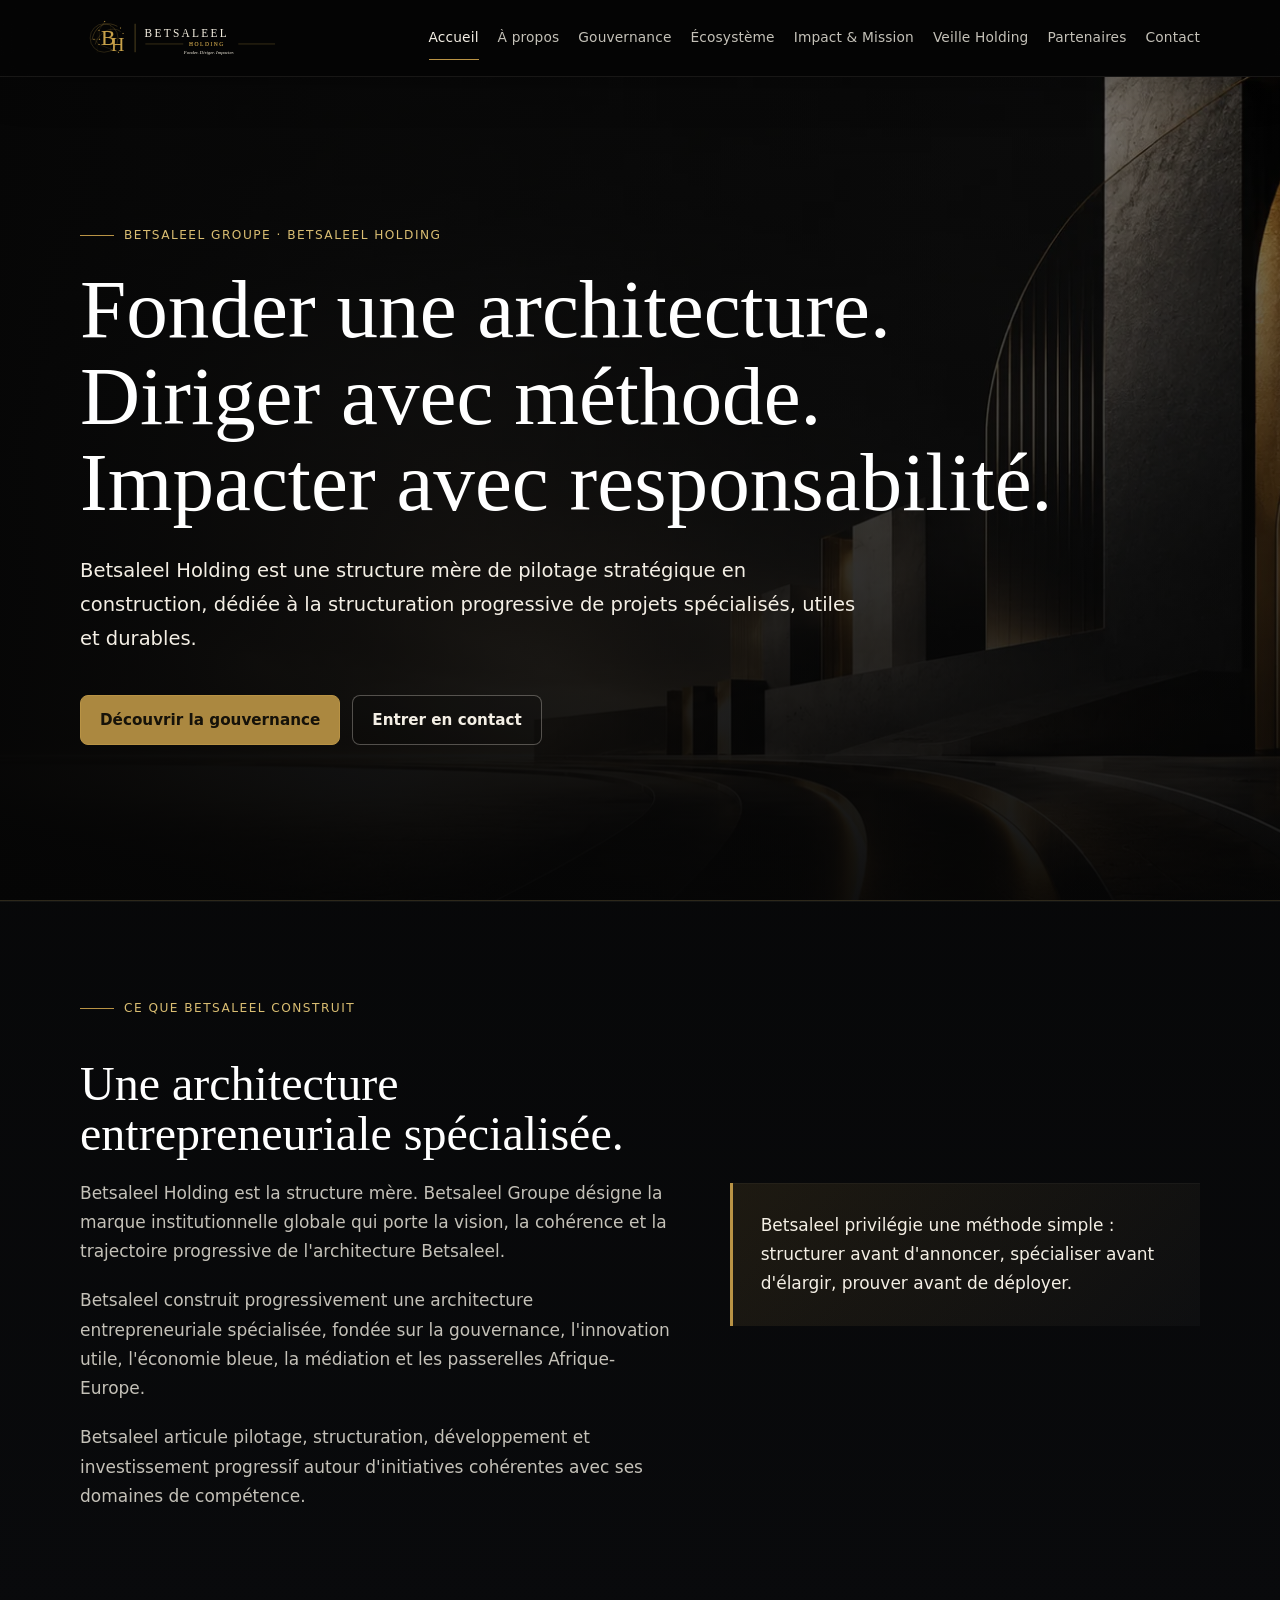
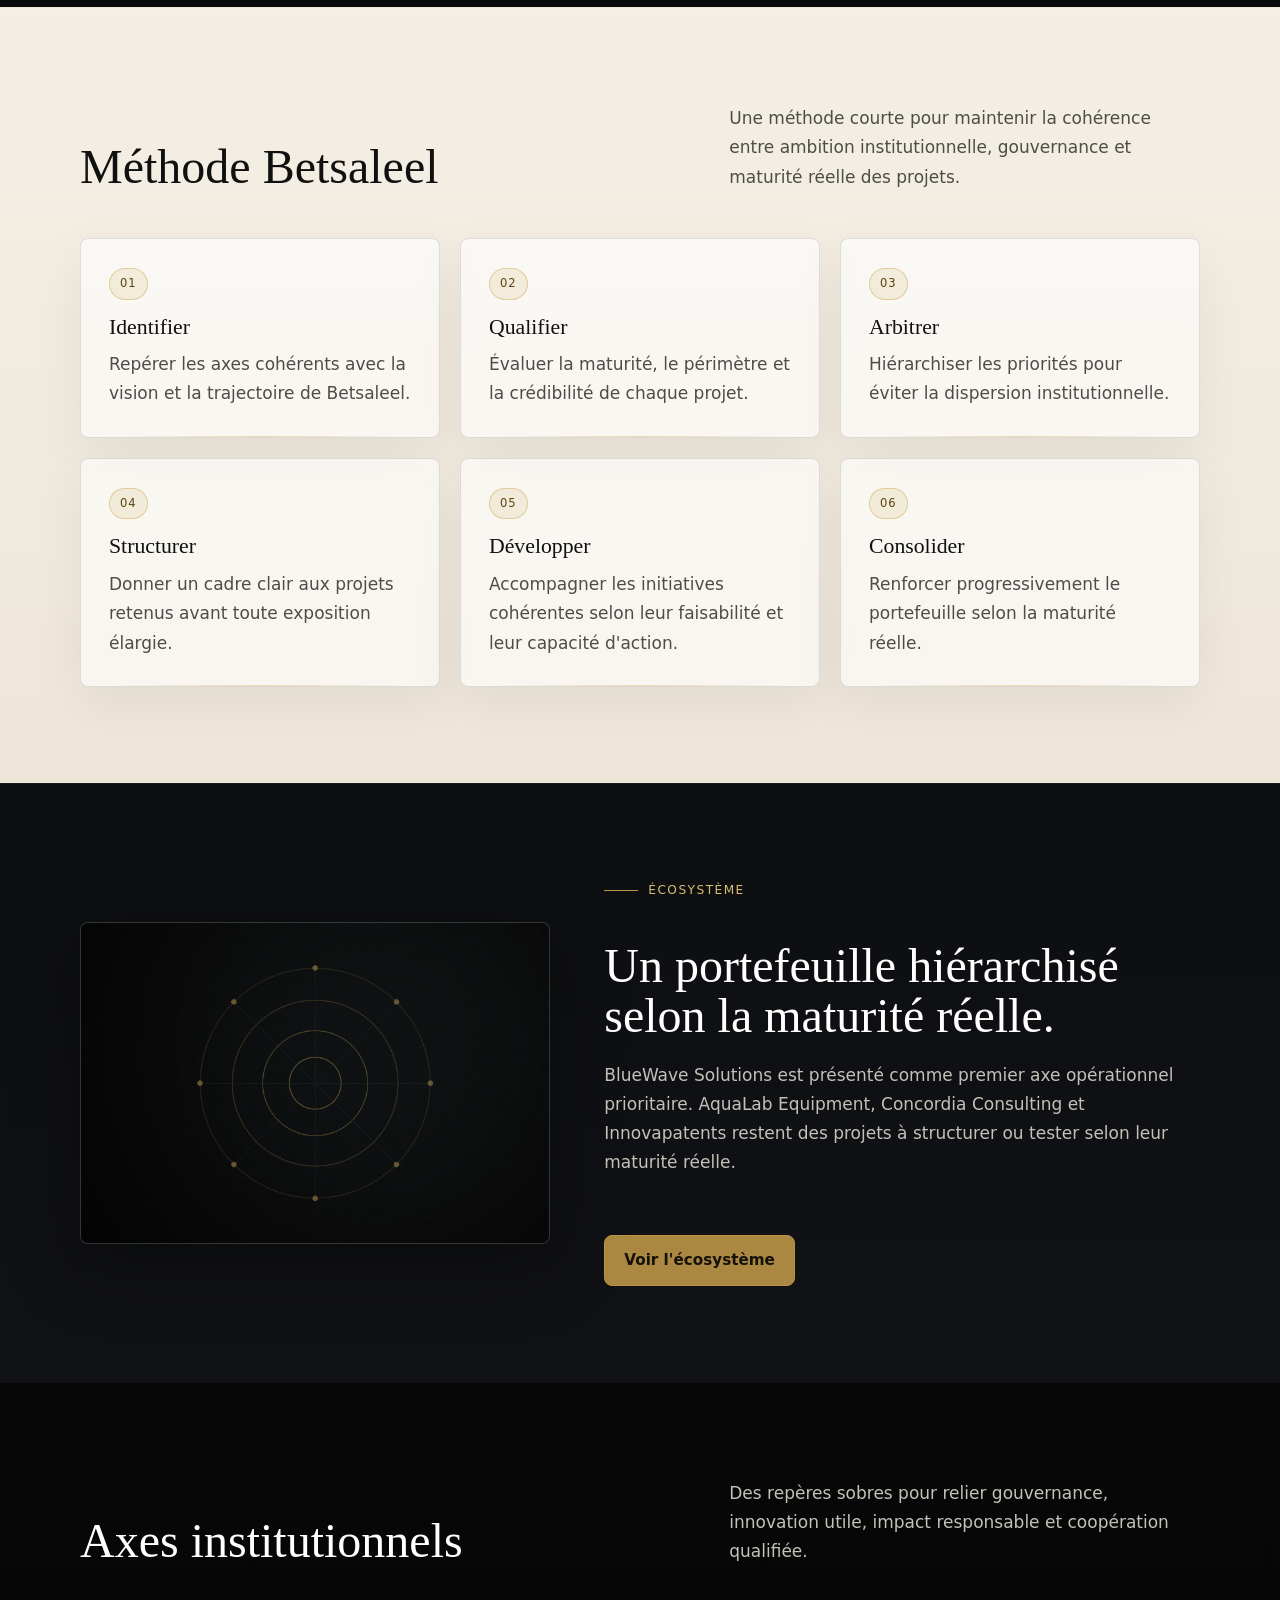
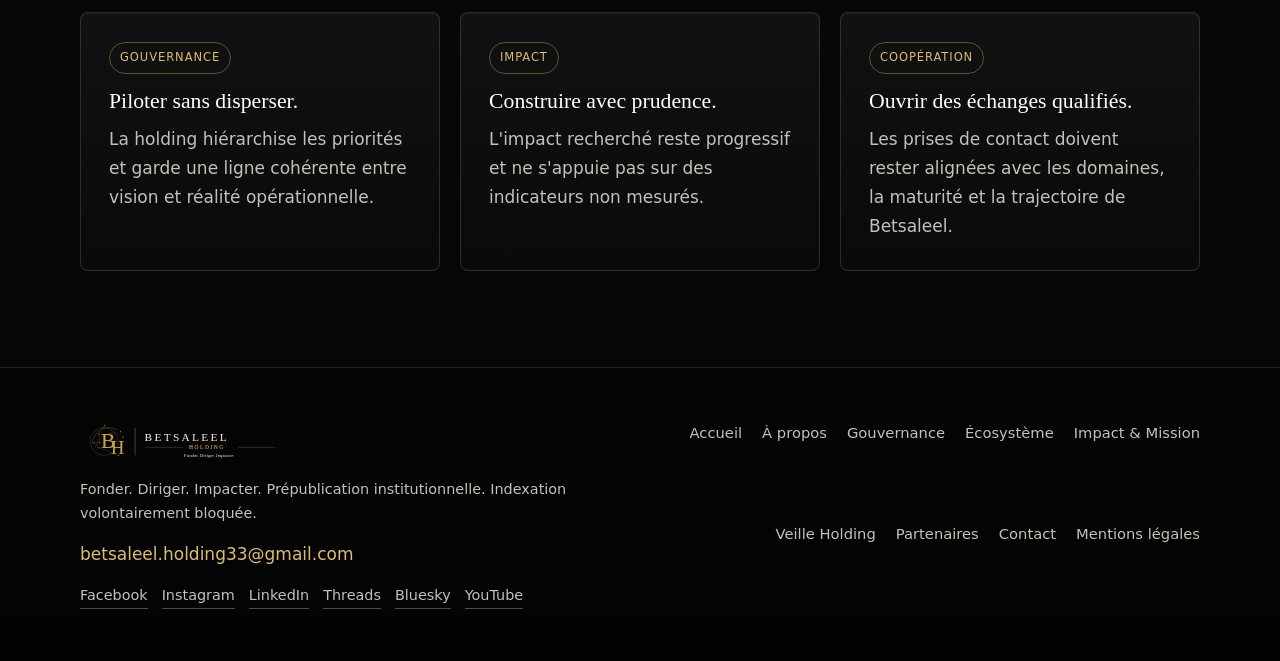
<file: index.html>
<!doctype html>
<html lang="fr">
<head>
  <meta charset="utf-8">
  <meta name="viewport" content="width=device-width, initial-scale=1">
  <meta name="robots" content="noindex, nofollow">
  <meta name="description" content="Betsaleel Groupe est une architecture entrepreneuriale en structuration, portee par Betsaleel Holding, autour de l'innovation, de la gouvernance, de l'economie bleue et de l'impact durable.">
  <title>Betsaleel Groupe & Holding | Fonder. Diriger. Impacter.</title>
  <link rel="icon" href="favicon.ico" sizes="any">
  <link rel="icon" type="image/png" sizes="32x32" href="assets/img/brand/favicon-32.png">
  <link rel="icon" type="image/png" sizes="48x48" href="assets/img/brand/favicon-48.png">
  <link rel="apple-touch-icon" href="assets/img/brand/apple-touch-icon.png">
  <meta property="og:type" content="website">
  <meta property="og:title" content="Betsaleel Groupe & Holding | Fonder. Diriger. Impacter.">
  <meta property="og:description" content="Betsaleel Groupe est une architecture entrepreneuriale en structuration, portee par Betsaleel Holding, autour de l'innovation, de la gouvernance, de l'economie bleue et de l'impact durable.">
  <meta property="og:image" content="assets/img/brand/og-image-betsaleel.png">
  <link rel="stylesheet" href="assets/css/style.css">
</head>
<body>
  <header class="site-header">
    <div class="nav-shell">
      <a class="brand brand-image" href="index.html" aria-label="Accueil Betsaleel Holding">
        <img class="brand-logo" src="assets/img/brand/betsaleel-logo-horizontal.svg" alt="Betsaleel Holding">
      </a>
      <button class="nav-toggle" type="button" aria-expanded="false" aria-controls="site-nav" aria-label="Ouvrir la navigation"><span></span></button>
      <nav class="site-nav" id="site-nav" aria-label="Navigation principale">
        <a href="index.html" aria-current="page">Accueil</a>
        <a href="a-propos.html">À propos</a>
        <a href="gouvernance.html">Gouvernance</a>
        <a href="ecosysteme.html">Écosystème</a>
        <a href="impact-mission.html">Impact & Mission</a>
        <a href="actualites.html">Veille Holding</a>
        <a href="partenaires.html">Partenaires</a>
        <a href="contact.html">Contact</a>
      </nav>
    </div>
  </header>
  <section class="info-ticker is-inactive" aria-label="Information veille holding" hidden>
    <div class="info-ticker-inner">
      <span class="info-ticker-label">Veille Holding</span>
      <span class="info-ticker-text"></span>
    </div>
  </section>

  <main>
    <section class="hero hero-home">
      <div class="hero-inner">
        <p class="eyebrow">Betsaleel Groupe · Betsaleel Holding</p>
        <h1>Fonder une architecture. Diriger avec méthode. Impacter avec responsabilité.</h1>
        <p class="lead">Betsaleel Holding est une structure mère de pilotage stratégique en construction, dédiée à la structuration progressive de projets spécialisés, utiles et durables.</p>
        <div class="actions">
          <a class="button" href="gouvernance.html">Découvrir la gouvernance</a>
          <a class="button secondary" href="contact.html">Entrer en contact</a>
        </div>
      </div>
    </section>

    <section class="section">
      <div class="section-inner split">
        <div class="stack">
          <p class="eyebrow">Ce que Betsaleel construit</p>
          <h2>Une architecture entrepreneuriale spécialisée.</h2>
          <p class="muted">Betsaleel Holding est la structure mère. Betsaleel Groupe désigne la marque institutionnelle globale qui porte la vision, la cohérence et la trajectoire progressive de l'architecture Betsaleel.</p>
          <p class="muted">Betsaleel construit progressivement une architecture entrepreneuriale spécialisée, fondée sur la gouvernance, l'innovation utile, l'économie bleue, la médiation et les passerelles Afrique-Europe.</p>
          <p class="muted">Betsaleel articule pilotage, structuration, développement et investissement progressif autour d'initiatives cohérentes avec ses domaines de compétence.</p>
        </div>
        <div class="callout">
          <p>Betsaleel privilégie une méthode simple : structurer avant d'annoncer, spécialiser avant d'élargir, prouver avant de déployer.</p>
        </div>
      </div>
    </section>

    <section class="section light">
      <div class="section-inner">
        <div class="section-head">
          <h2>Méthode Betsaleel</h2>
          <p>Une méthode courte pour maintenir la cohérence entre ambition institutionnelle, gouvernance et maturité réelle des projets.</p>
        </div>
        <div class="grid three method-grid">
          <article class="card method-card"><span class="status">01</span><h3>Identifier</h3><p class="muted">Repérer les axes cohérents avec la vision et la trajectoire de Betsaleel.</p></article>
          <article class="card method-card"><span class="status">02</span><h3>Qualifier</h3><p class="muted">Évaluer la maturité, le périmètre et la crédibilité de chaque projet.</p></article>
          <article class="card method-card"><span class="status">03</span><h3>Arbitrer</h3><p class="muted">Hiérarchiser les priorités pour éviter la dispersion institutionnelle.</p></article>
          <article class="card method-card"><span class="status">04</span><h3>Structurer</h3><p class="muted">Donner un cadre clair aux projets retenus avant toute exposition élargie.</p></article>
          <article class="card method-card"><span class="status">05</span><h3>Développer</h3><p class="muted">Accompagner les initiatives cohérentes selon leur faisabilité et leur capacité d'action.</p></article>
          <article class="card method-card"><span class="status">06</span><h3>Consolider</h3><p class="muted">Renforcer progressivement le portefeuille selon la maturité réelle.</p></article>
        </div>
      </div>
    </section>

    <section class="section alt">
      <div class="section-inner split reverse">
        <div class="visual">
          <img src="assets/img/betsaleel_ecosysteme_abstrait_01.png" alt="Composition abstraite evoquant un ecosysteme de projets en structuration">
        </div>
        <div class="stack">
          <p class="eyebrow">Écosystème</p>
          <h2>Un portefeuille hiérarchisé selon la maturité réelle.</h2>
          <p class="muted">BlueWave Solutions est présenté comme premier axe opérationnel prioritaire. AquaLab Equipment, Concordia Consulting et Innovapatents restent des projets à structurer ou tester selon leur maturité réelle.</p>
          <div class="actions">
            <a class="button" href="ecosysteme.html">Voir l'écosystème</a>
          </div>
        </div>
      </div>
    </section>

    <section class="section">
      <div class="section-inner">
        <div class="section-head">
          <h2>Axes institutionnels</h2>
          <p>Des repères sobres pour relier gouvernance, innovation utile, impact responsable et coopération qualifiée.</p>
        </div>
        <div class="grid three">
          <article class="status-card">
            <span class="status">Gouvernance</span>
            <h3>Piloter sans disperser.</h3>
            <p class="muted">La holding hiérarchise les priorités et garde une ligne cohérente entre vision et réalité opérationnelle.</p>
          </article>
          <article class="status-card">
            <span class="status">Impact</span>
            <h3>Construire avec prudence.</h3>
            <p class="muted">L'impact recherché reste progressif et ne s'appuie pas sur des indicateurs non mesurés.</p>
          </article>
          <article class="status-card">
            <span class="status">Coopération</span>
            <h3>Ouvrir des échanges qualifiés.</h3>
            <p class="muted">Les prises de contact doivent rester alignées avec les domaines, la maturité et la trajectoire de Betsaleel.</p>
          </article>
        </div>
      </div>
    </section>
  </main>

  <footer class="site-footer">
    <div class="footer-inner">
      <div class="footer-identity">
        <div class="brand brand-image">
          <img class="brand-logo" src="assets/img/brand/betsaleel-logo-horizontal.svg" alt="Betsaleel Holding">
        </div>
        <p class="small">Fonder. Diriger. Impacter. Prépublication institutionnelle. Indexation volontairement bloquée.</p>
        <p class="footer-email"><a href="mailto:betsaleel.holding33@gmail.com">betsaleel.holding33@gmail.com</a></p>
        <nav class="social-links" aria-label="Réseaux sociaux Betsaleel Holding">
          <a href="https://www.facebook.com/profile.php?id=61575906321228" target="_blank" rel="noopener noreferrer">Facebook</a>
          <a href="https://www.instagram.com/betsaleel.holding/" target="_blank" rel="noopener noreferrer">Instagram</a>
          <a href="https://www.linkedin.com/in/betsaleel-holding-5149a2362/" target="_blank" rel="noopener noreferrer">LinkedIn</a>
          <a href="https://www.threads.com/@betsaleel.holding" target="_blank" rel="noopener noreferrer">Threads</a>
          <a href="https://bsky.app/profile/betsaleelholding33.bsky.social" target="_blank" rel="noopener noreferrer">Bluesky</a>
          <a href="https://www.youtube.com/@BETSALEELHOLDING" target="_blank" rel="noopener noreferrer">YouTube</a>
        </nav>
      </div>
      <nav class="footer-links" aria-label="Navigation de pied de page">
        <a href="index.html">Accueil</a>
        <a href="a-propos.html">À propos</a>
        <a href="gouvernance.html">Gouvernance</a>
        <a href="ecosysteme.html">Écosystème</a>
        <a href="impact-mission.html">Impact & Mission</a>
        <a href="actualites.html">Veille Holding</a>
        <a href="partenaires.html">Partenaires</a>
        <a href="contact.html">Contact</a>
        <a href="mentions-legales.html">Mentions légales</a>
      </nav>
    </div>
  </footer>
  <script src="assets/js/main.js"></script>
</body>
</html>
</file>
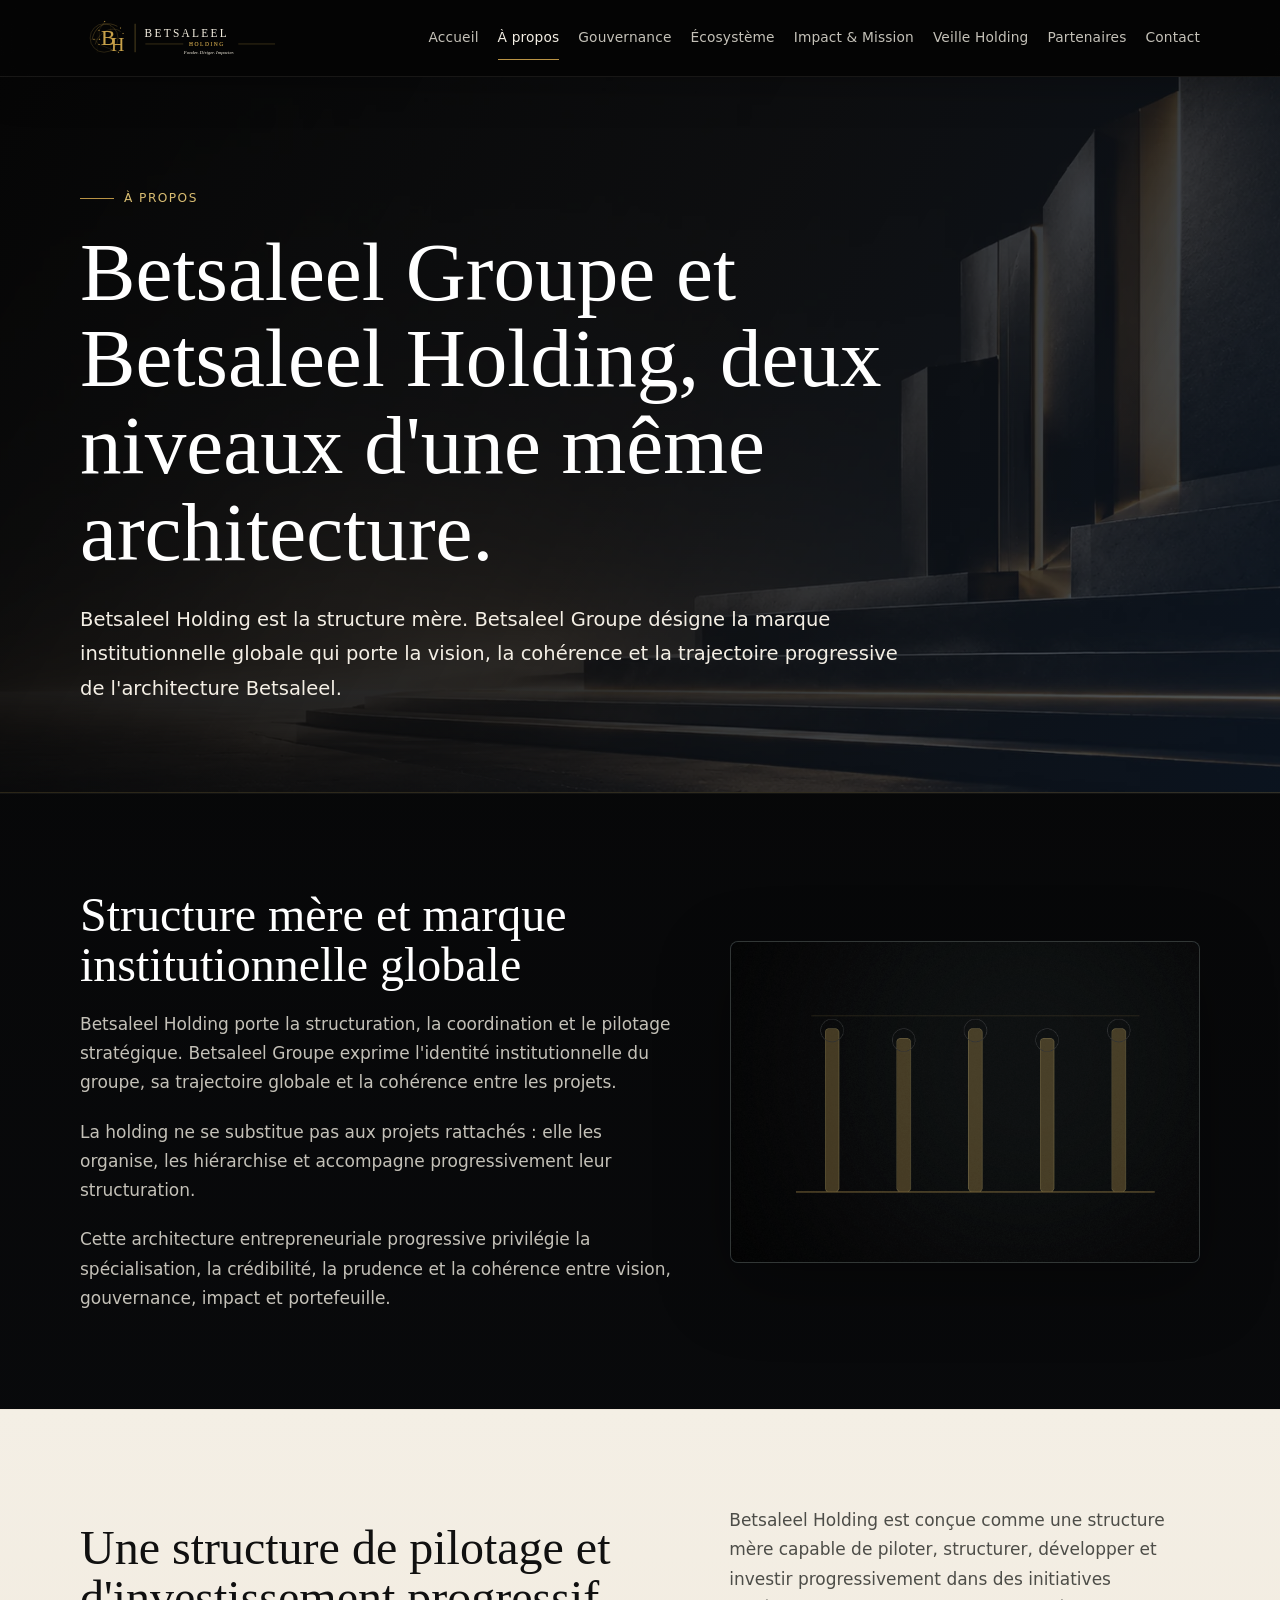
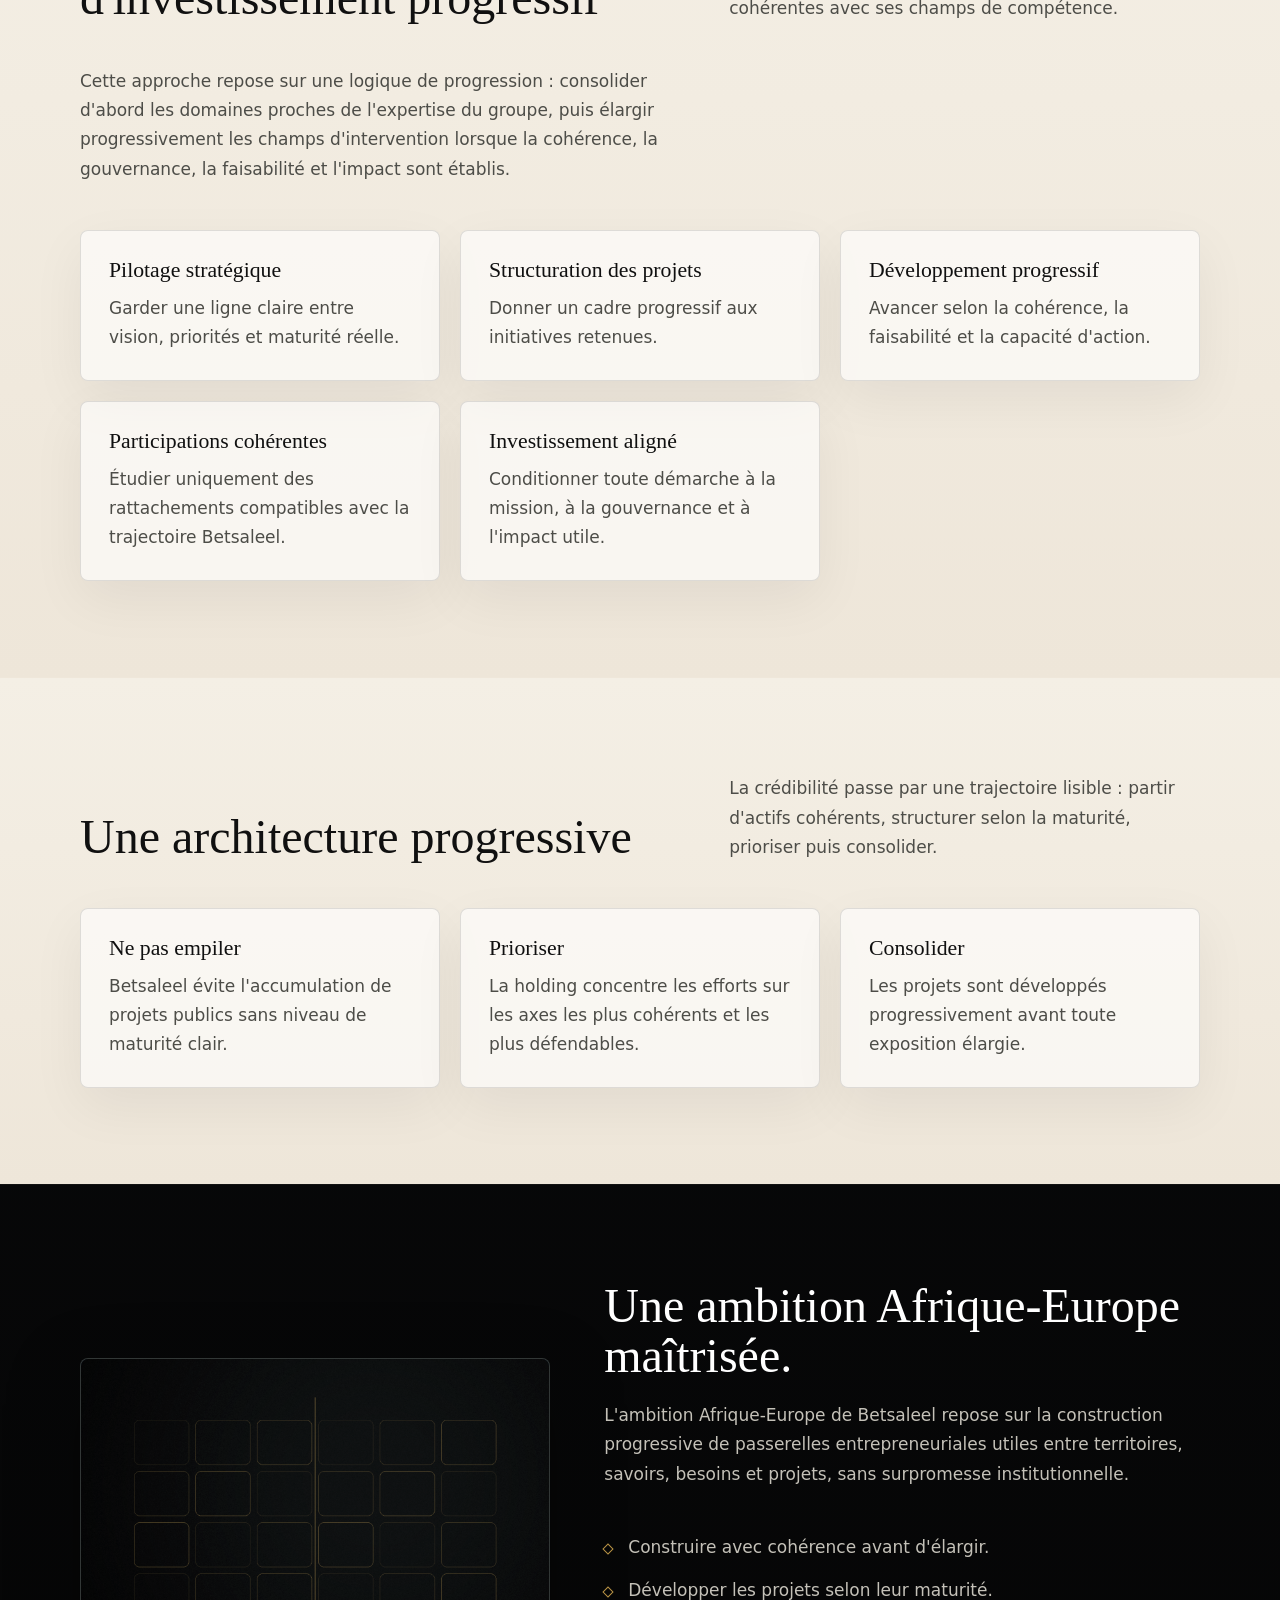
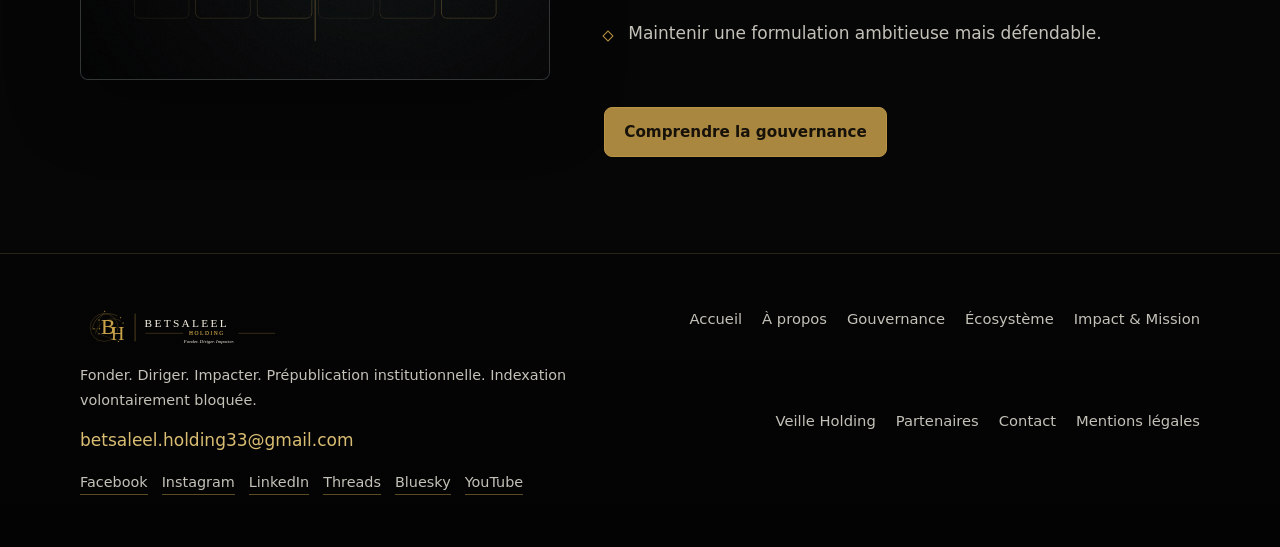
<file: a-propos.html>
<!doctype html>
<html lang="fr">
<head>
  <meta charset="utf-8">
  <meta name="viewport" content="width=device-width, initial-scale=1">
  <meta name="robots" content="noindex, nofollow">
  <meta name="description" content="Presentation de Betsaleel Holding, structure mere, et de Betsaleel Groupe, marque institutionnelle globale portant la vision et la coherence progressive de l'architecture Betsaleel.">
  <title>À propos | Betsaleel Groupe & Holding</title>
  <link rel="icon" href="favicon.ico" sizes="any">
  <link rel="icon" type="image/png" sizes="32x32" href="assets/img/brand/favicon-32.png">
  <link rel="icon" type="image/png" sizes="48x48" href="assets/img/brand/favicon-48.png">
  <link rel="apple-touch-icon" href="assets/img/brand/apple-touch-icon.png">
  <meta property="og:type" content="website">
  <meta property="og:title" content="À propos | Betsaleel Groupe & Holding">
  <meta property="og:description" content="Presentation de Betsaleel Holding, structure mere, et de Betsaleel Groupe, marque institutionnelle globale portant la vision et la coherence progressive de l'architecture Betsaleel.">
  <meta property="og:image" content="assets/img/brand/og-image-betsaleel.png">
  <link rel="stylesheet" href="assets/css/style.css">
</head>
<body>
  <header class="site-header">
    <div class="nav-shell">
      <a class="brand brand-image" href="index.html" aria-label="Accueil Betsaleel Holding">
        <img class="brand-logo" src="assets/img/brand/betsaleel-logo-horizontal.svg" alt="Betsaleel Holding">
      </a>
      <button class="nav-toggle" type="button" aria-expanded="false" aria-controls="site-nav" aria-label="Ouvrir la navigation"><span></span></button>
      <nav class="site-nav" id="site-nav" aria-label="Navigation principale">
        <a href="index.html">Accueil</a>
        <a href="a-propos.html" aria-current="page">À propos</a>
        <a href="gouvernance.html">Gouvernance</a>
        <a href="ecosysteme.html">Écosystème</a>
        <a href="impact-mission.html">Impact & Mission</a>
        <a href="actualites.html">Veille Holding</a>
        <a href="partenaires.html">Partenaires</a>
        <a href="contact.html">Contact</a>
      </nav>
    </div>
  </header>
  <main>
    <section class="page-hero page-about">
      <div class="page-hero-inner">
        <p class="eyebrow">À propos</p>
        <h1>Betsaleel Groupe et Betsaleel Holding, deux niveaux d'une même architecture.</h1>
        <p class="lead">Betsaleel Holding est la structure mère. Betsaleel Groupe désigne la marque institutionnelle globale qui porte la vision, la cohérence et la trajectoire progressive de l'architecture Betsaleel.</p>
      </div>
    </section>
    <section class="section">
      <div class="section-inner split">
        <div class="stack">
          <h2>Structure mère et marque institutionnelle globale</h2>
          <p class="muted">Betsaleel Holding porte la structuration, la coordination et le pilotage stratégique. Betsaleel Groupe exprime l'identité institutionnelle du groupe, sa trajectoire globale et la cohérence entre les projets.</p>
          <p class="muted">La holding ne se substitue pas aux projets rattachés : elle les organise, les hiérarchise et accompagne progressivement leur structuration.</p>
          <p class="muted">Cette architecture entrepreneuriale progressive privilégie la spécialisation, la crédibilité, la prudence et la cohérence entre vision, gouvernance, impact et portefeuille.</p>
        </div>
        <div class="visual"><img src="assets/img/betsaleel_gouvernance.png" alt="Illustration abstraite de gouvernance et de structure"></div>
      </div>
    </section>
    <section class="section light">
      <div class="section-inner">
        <div class="section-head">
          <h2>Une structure de pilotage et d'investissement progressif</h2>
          <p>Betsaleel Holding est conçue comme une structure mère capable de piloter, structurer, développer et investir progressivement dans des initiatives cohérentes avec ses champs de compétence.</p>
          <p>Cette approche repose sur une logique de progression : consolider d'abord les domaines proches de l'expertise du groupe, puis élargir progressivement les champs d'intervention lorsque la cohérence, la gouvernance, la faisabilité et l'impact sont établis.</p>
        </div>
        <div class="grid three">
          <article class="card"><h3>Pilotage stratégique</h3><p class="muted">Garder une ligne claire entre vision, priorités et maturité réelle.</p></article>
          <article class="card"><h3>Structuration des projets</h3><p class="muted">Donner un cadre progressif aux initiatives retenues.</p></article>
          <article class="card"><h3>Développement progressif</h3><p class="muted">Avancer selon la cohérence, la faisabilité et la capacité d'action.</p></article>
          <article class="card"><h3>Participations cohérentes</h3><p class="muted">Étudier uniquement des rattachements compatibles avec la trajectoire Betsaleel.</p></article>
          <article class="card"><h3>Investissement aligné</h3><p class="muted">Conditionner toute démarche à la mission, à la gouvernance et à l'impact utile.</p></article>
        </div>
      </div>
    </section>
    <section class="section light">
      <div class="section-inner">
        <div class="section-head">
          <h2>Une architecture progressive</h2>
          <p>La crédibilité passe par une trajectoire lisible : partir d'actifs cohérents, structurer selon la maturité, prioriser puis consolider.</p>
        </div>
        <div class="grid three">
          <article class="card"><h3>Ne pas empiler</h3><p class="muted">Betsaleel évite l'accumulation de projets publics sans niveau de maturité clair.</p></article>
          <article class="card"><h3>Prioriser</h3><p class="muted">La holding concentre les efforts sur les axes les plus cohérents et les plus défendables.</p></article>
          <article class="card"><h3>Consolider</h3><p class="muted">Les projets sont développés progressivement avant toute exposition élargie.</p></article>
        </div>
      </div>
    </section>
    <section class="section">
      <div class="section-inner split reverse">
        <div class="visual"><img src="assets/img/betsaleel_ecosysteme_abstrait_02.png" alt="Composition abstraite evoquant des passerelles entre territoires"></div>
        <div class="stack">
          <h2>Une ambition Afrique-Europe maîtrisée.</h2>
          <p class="muted">L'ambition Afrique-Europe de Betsaleel repose sur la construction progressive de passerelles entrepreneuriales utiles entre territoires, savoirs, besoins et projets, sans surpromesse institutionnelle.</p>
          <ul class="list">
            <li>Construire avec cohérence avant d'élargir.</li>
            <li>Développer les projets selon leur maturité.</li>
            <li>Maintenir une formulation ambitieuse mais défendable.</li>
          </ul>
          <div class="actions"><a class="button" href="gouvernance.html">Comprendre la gouvernance</a></div>
        </div>
      </div>
    </section>
  </main>
  <footer class="site-footer">
    <div class="footer-inner">
      <div class="footer-identity">
        <div class="brand brand-image">
          <img class="brand-logo" src="assets/img/brand/betsaleel-logo-horizontal.svg" alt="Betsaleel Holding">
        </div>
        <p class="small">Fonder. Diriger. Impacter. Prépublication institutionnelle. Indexation volontairement bloquée.</p>
        <p class="footer-email"><a href="mailto:betsaleel.holding33@gmail.com">betsaleel.holding33@gmail.com</a></p>
        <nav class="social-links" aria-label="Réseaux sociaux Betsaleel Holding">
          <a href="https://www.facebook.com/profile.php?id=61575906321228" target="_blank" rel="noopener noreferrer">Facebook</a>
          <a href="https://www.instagram.com/betsaleel.holding/" target="_blank" rel="noopener noreferrer">Instagram</a>
          <a href="https://www.linkedin.com/in/betsaleel-holding-5149a2362/" target="_blank" rel="noopener noreferrer">LinkedIn</a>
          <a href="https://www.threads.com/@betsaleel.holding" target="_blank" rel="noopener noreferrer">Threads</a>
          <a href="https://bsky.app/profile/betsaleelholding33.bsky.social" target="_blank" rel="noopener noreferrer">Bluesky</a>
          <a href="https://www.youtube.com/@BETSALEELHOLDING" target="_blank" rel="noopener noreferrer">YouTube</a>
        </nav>
      </div>
      <nav class="footer-links" aria-label="Navigation de pied de page">
        <a href="index.html">Accueil</a>
        <a href="a-propos.html">À propos</a>
        <a href="gouvernance.html">Gouvernance</a>
        <a href="ecosysteme.html">Écosystème</a>
        <a href="impact-mission.html">Impact & Mission</a>
        <a href="actualites.html">Veille Holding</a>
        <a href="partenaires.html">Partenaires</a>
        <a href="contact.html">Contact</a>
        <a href="mentions-legales.html">Mentions légales</a>
      </nav>
    </div>
  </footer>
  <script src="assets/js/main.js"></script>
</body>
</html>
</file>
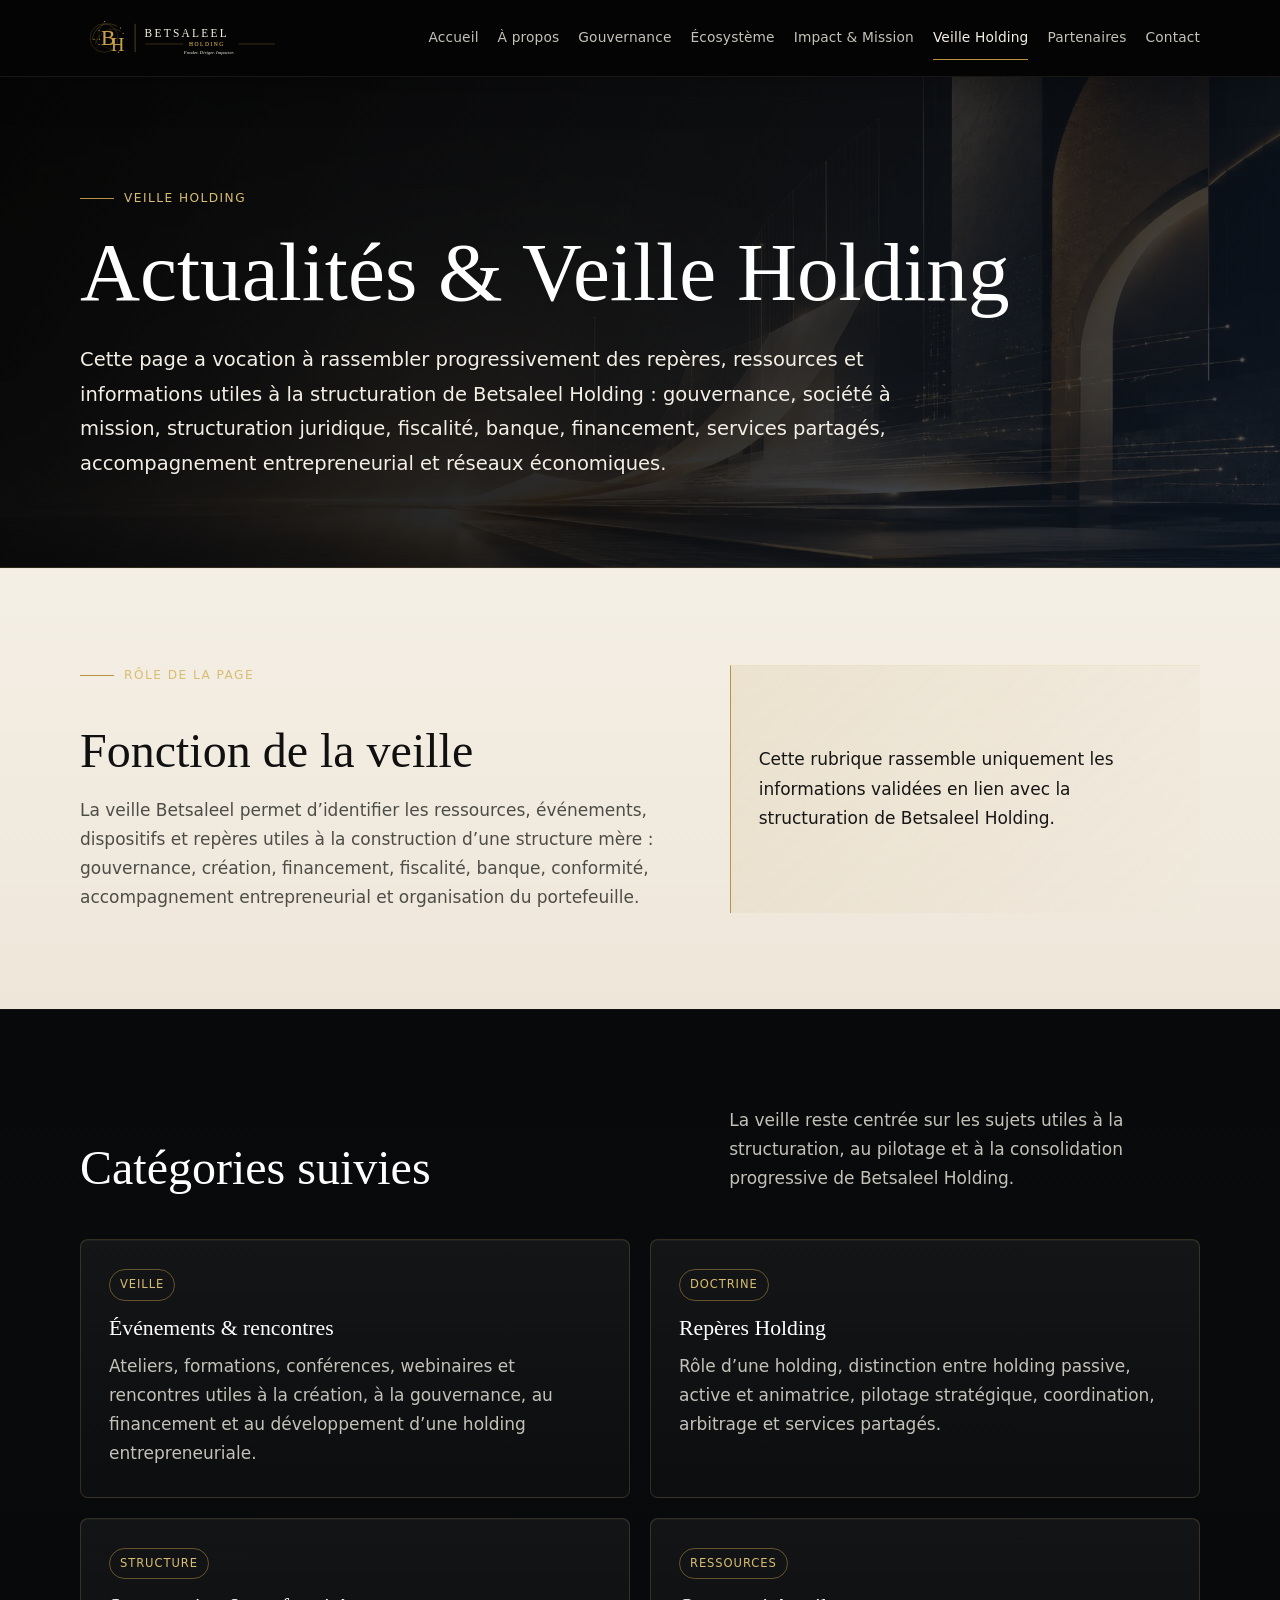
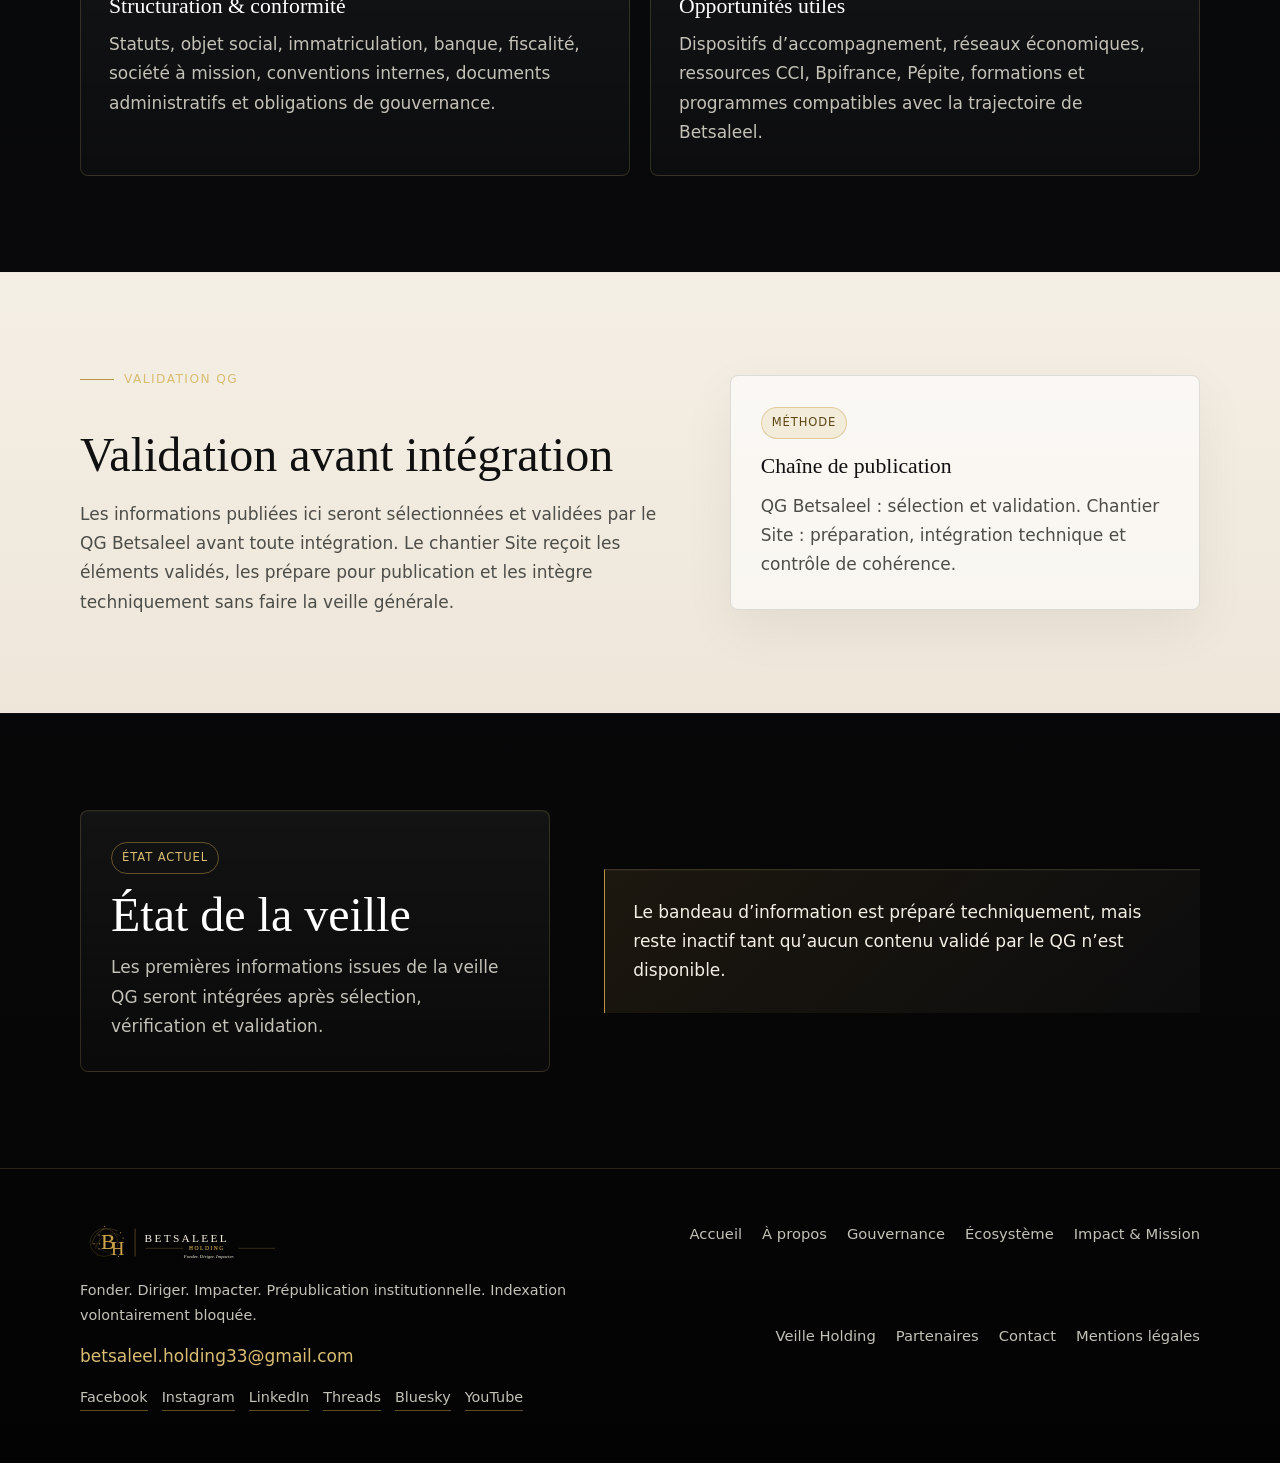
<file: actualites.html>
<!doctype html>
<html lang="fr">
<head>
  <meta charset="utf-8">
  <meta name="viewport" content="width=device-width, initial-scale=1">
  <meta name="robots" content="noindex, nofollow">
  <meta name="description" content="Actualites et veille holding Betsaleel : reperes, ressources et informations utiles a la structuration de Betsaleel Holding, publies apres validation QG.">
  <title>Actualités & Veille Holding | Betsaleel Holding</title>
  <link rel="icon" href="favicon.ico" sizes="any">
  <link rel="icon" type="image/png" sizes="32x32" href="assets/img/brand/favicon-32.png">
  <link rel="icon" type="image/png" sizes="48x48" href="assets/img/brand/favicon-48.png">
  <link rel="apple-touch-icon" href="assets/img/brand/apple-touch-icon.png">
  <link rel="stylesheet" href="assets/css/style.css">
</head>
<body>
  <header class="site-header">
    <div class="nav-shell">
      <a class="brand brand-image" href="index.html" aria-label="Accueil Betsaleel Holding">
        <img class="brand-logo" src="assets/img/brand/betsaleel-logo-horizontal.svg" alt="Betsaleel Holding">
      </a>
      <button class="nav-toggle" type="button" aria-expanded="false" aria-controls="site-nav" aria-label="Ouvrir la navigation"><span></span></button>
      <nav class="site-nav" id="site-nav" aria-label="Navigation principale">
        <a href="index.html">Accueil</a>
        <a href="a-propos.html">À propos</a>
        <a href="gouvernance.html">Gouvernance</a>
        <a href="ecosysteme.html">Écosystème</a>
        <a href="impact-mission.html">Impact & Mission</a>
        <a href="actualites.html" aria-current="page">Veille Holding</a>
        <a href="partenaires.html">Partenaires</a>
        <a href="contact.html">Contact</a>
      </nav>
    </div>
  </header>
  <section class="info-ticker is-inactive" aria-label="Information veille holding" hidden>
    <div class="info-ticker-inner">
      <span class="info-ticker-label">Veille Holding</span>
      <span class="info-ticker-text"></span>
    </div>
  </section>
  <main>
    <section class="page-hero page-watch">
      <div class="page-hero-inner">
        <p class="eyebrow">Veille Holding</p>
        <h1>Actualités & Veille Holding</h1>
        <p class="lead">Cette page a vocation à rassembler progressivement des repères, ressources et informations utiles à la structuration de Betsaleel Holding : gouvernance, société à mission, structuration juridique, fiscalité, banque, financement, services partagés, accompagnement entrepreneurial et réseaux économiques.</p>
      </div>
    </section>
    <section class="section light watch-section">
      <div class="section-inner split">
        <div class="stack">
          <p class="eyebrow">Rôle de la page</p>
          <h2>Fonction de la veille</h2>
          <p class="muted">La veille Betsaleel permet d’identifier les ressources, événements, dispositifs et repères utiles à la construction d’une structure mère : gouvernance, création, financement, fiscalité, banque, conformité, accompagnement entrepreneurial et organisation du portefeuille.</p>
        </div>
        <div class="callout premium-callout"><p>Cette rubrique rassemble uniquement les informations validées en lien avec la structuration de Betsaleel Holding.</p></div>
      </div>
    </section>
    <section class="section">
      <div class="section-inner">
        <div class="section-head">
          <h2>Catégories suivies</h2>
          <p>La veille reste centrée sur les sujets utiles à la structuration, au pilotage et à la consolidation progressive de Betsaleel Holding.</p>
        </div>
        <div class="grid two watch-grid">
          <article class="status-card watch-card"><span class="status">Veille</span><h3>Événements & rencontres</h3><p class="muted">Ateliers, formations, conférences, webinaires et rencontres utiles à la création, à la gouvernance, au financement et au développement d’une holding entrepreneuriale.</p></article>
          <article class="status-card watch-card"><span class="status">Doctrine</span><h3>Repères Holding</h3><p class="muted">Rôle d’une holding, distinction entre holding passive, active et animatrice, pilotage stratégique, coordination, arbitrage et services partagés.</p></article>
          <article class="status-card watch-card"><span class="status">Structure</span><h3>Structuration & conformité</h3><p class="muted">Statuts, objet social, immatriculation, banque, fiscalité, société à mission, conventions internes, documents administratifs et obligations de gouvernance.</p></article>
          <article class="status-card watch-card"><span class="status">Ressources</span><h3>Opportunités utiles</h3><p class="muted">Dispositifs d’accompagnement, réseaux économiques, ressources CCI, Bpifrance, Pépite, formations et programmes compatibles avec la trajectoire de Betsaleel.</p></article>
        </div>
      </div>
    </section>
    <section class="section light">
      <div class="section-inner split">
        <div class="stack">
          <p class="eyebrow">Validation QG</p>
          <h2>Validation avant intégration</h2>
          <p class="muted">Les informations publiées ici seront sélectionnées et validées par le QG Betsaleel avant toute intégration. Le chantier Site reçoit les éléments validés, les prépare pour publication et les intègre techniquement sans faire la veille générale.</p>
        </div>
        <div class="watch-note">
          <span class="status">Méthode</span>
          <h3>Chaîne de publication</h3>
          <p>QG Betsaleel : sélection et validation. Chantier Site : préparation, intégration technique et contrôle de cohérence.</p>
        </div>
      </div>
    </section>
    <section class="section">
      <div class="section-inner split reverse">
        <div class="watch-state">
          <span class="status">État actuel</span>
          <h2>État de la veille</h2>
          <p class="muted">Les premières informations issues de la veille QG seront intégrées après sélection, vérification et validation.</p>
        </div>
        <div class="callout premium-callout"><p>Le bandeau d’information est préparé techniquement, mais reste inactif tant qu’aucun contenu validé par le QG n’est disponible.</p></div>
      </div>
    </section>
  </main>
  <footer class="site-footer">
    <div class="footer-inner">
      <div class="footer-identity">
        <div class="brand brand-image">
          <img class="brand-logo" src="assets/img/brand/betsaleel-logo-horizontal.svg" alt="Betsaleel Holding">
        </div>
        <p class="small">Fonder. Diriger. Impacter. Prépublication institutionnelle. Indexation volontairement bloquée.</p>
        <p class="footer-email"><a href="mailto:betsaleel.holding33@gmail.com">betsaleel.holding33@gmail.com</a></p>
        <nav class="social-links" aria-label="Réseaux sociaux Betsaleel Holding">
          <a href="https://www.facebook.com/profile.php?id=61575906321228" target="_blank" rel="noopener noreferrer">Facebook</a>
          <a href="https://www.instagram.com/betsaleel.holding/" target="_blank" rel="noopener noreferrer">Instagram</a>
          <a href="https://www.linkedin.com/in/betsaleel-holding-5149a2362/" target="_blank" rel="noopener noreferrer">LinkedIn</a>
          <a href="https://www.threads.com/@betsaleel.holding" target="_blank" rel="noopener noreferrer">Threads</a>
          <a href="https://bsky.app/profile/betsaleelholding33.bsky.social" target="_blank" rel="noopener noreferrer">Bluesky</a>
          <a href="https://www.youtube.com/@BETSALEELHOLDING" target="_blank" rel="noopener noreferrer">YouTube</a>
        </nav>
      </div>
      <nav class="footer-links" aria-label="Navigation de pied de page">
        <a href="index.html">Accueil</a>
        <a href="a-propos.html">À propos</a>
        <a href="gouvernance.html">Gouvernance</a>
        <a href="ecosysteme.html">Écosystème</a>
        <a href="impact-mission.html">Impact & Mission</a>
        <a href="actualites.html">Veille Holding</a>
        <a href="partenaires.html">Partenaires</a>
        <a href="contact.html">Contact</a>
        <a href="mentions-legales.html">Mentions légales</a>
      </nav>
    </div>
  </footer>
  <script src="assets/js/main.js"></script>
</body>
</html>
</file>
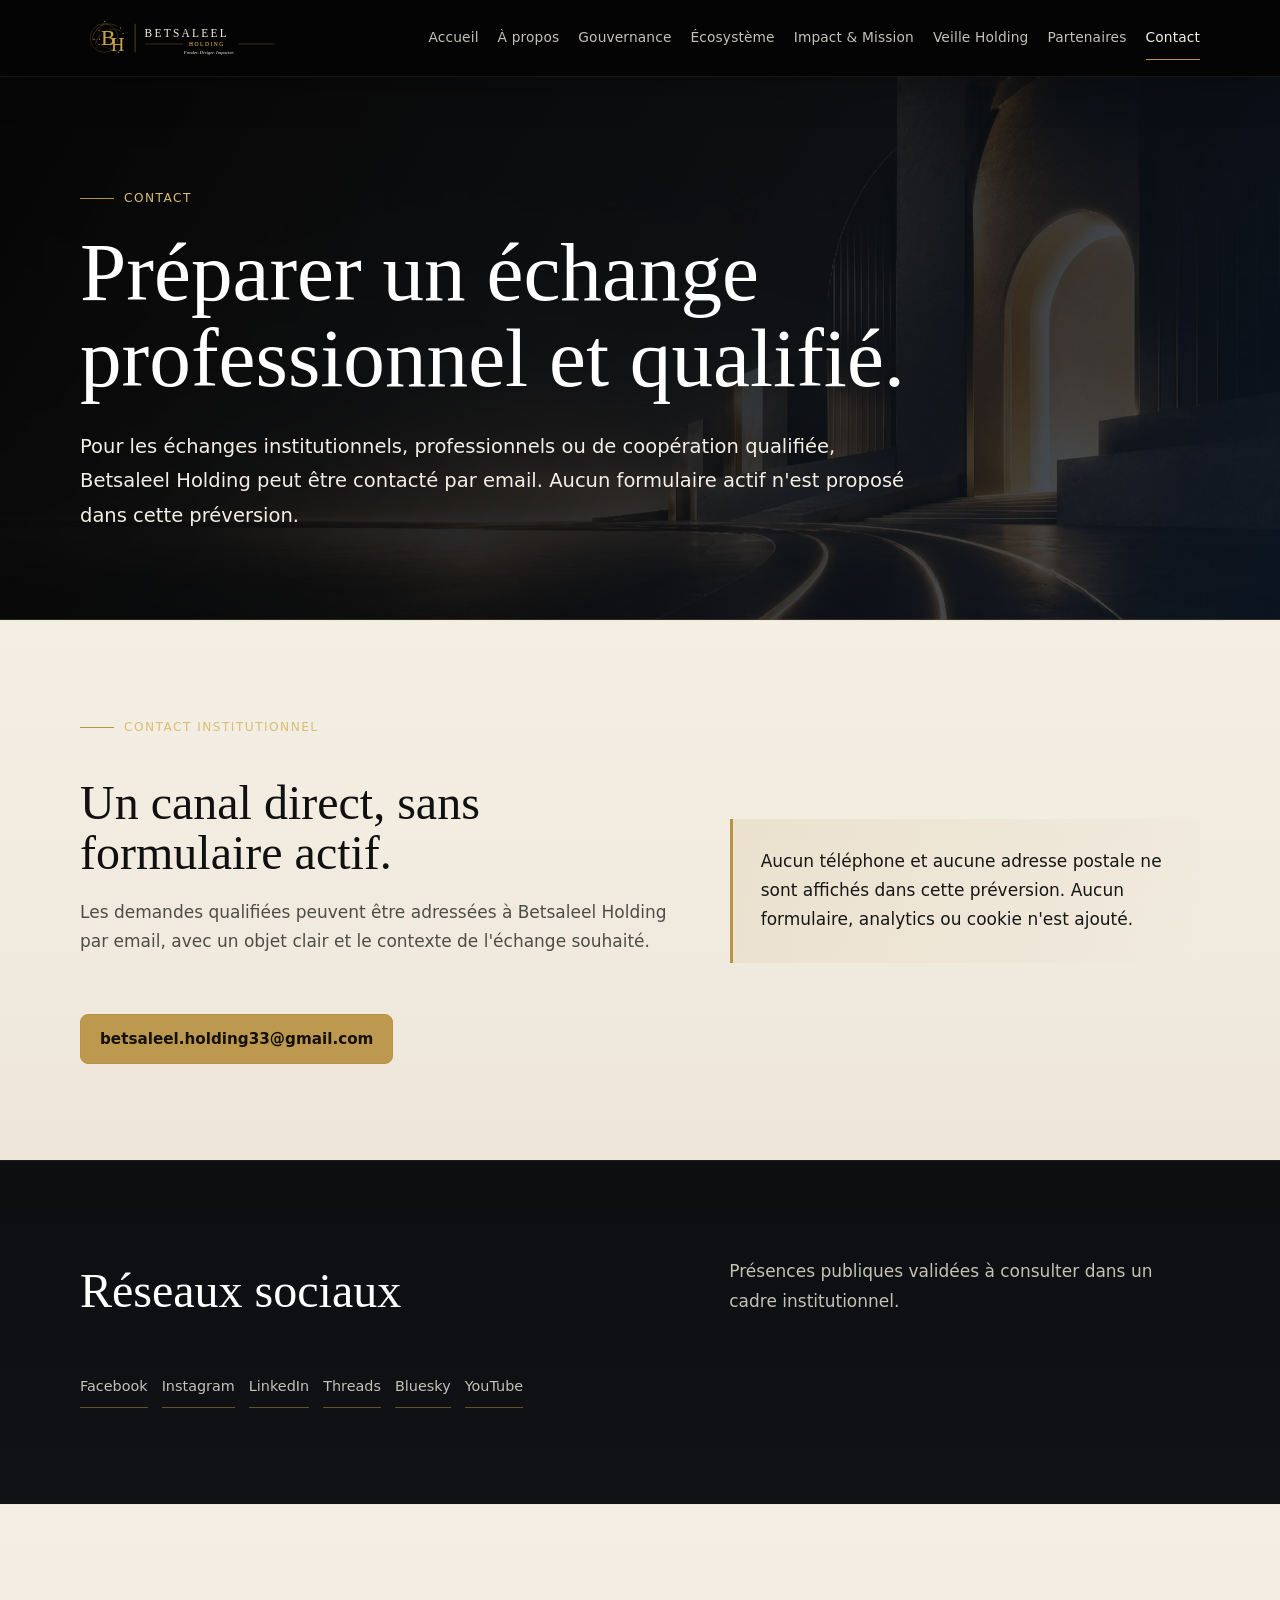
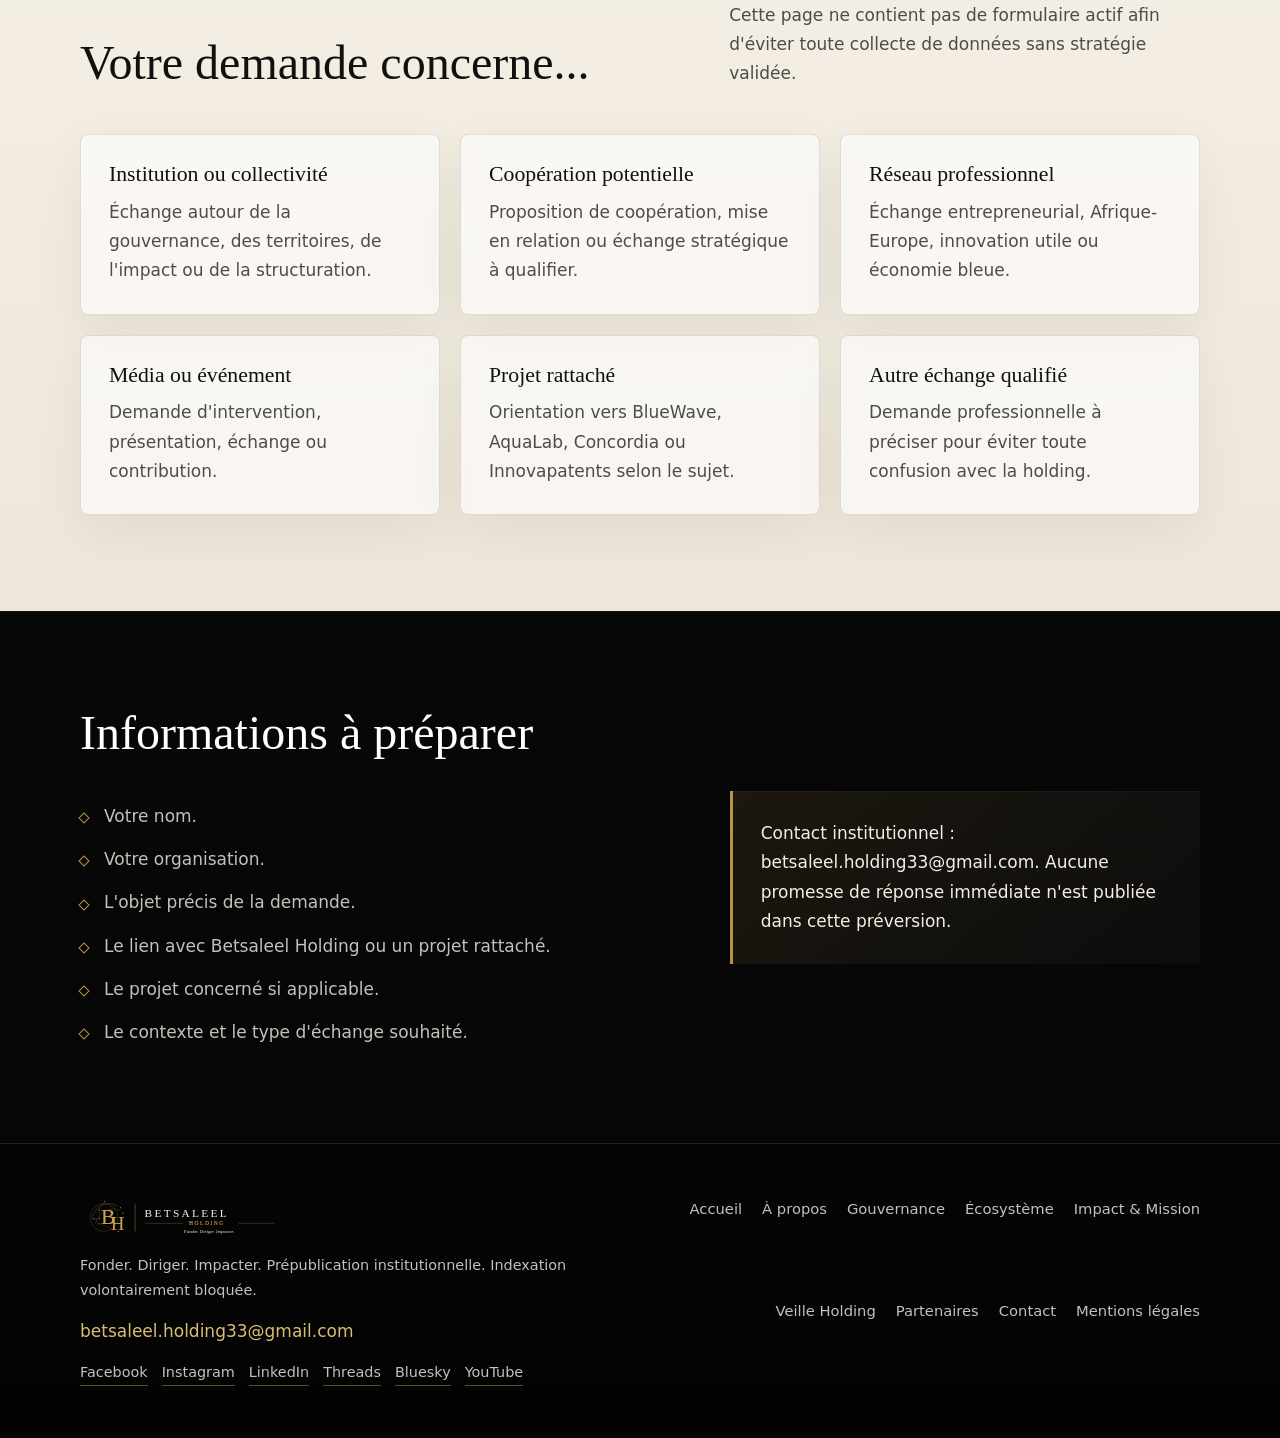
<file: contact.html>
<!doctype html>
<html lang="fr">
<head>
  <meta charset="utf-8">
  <meta name="viewport" content="width=device-width, initial-scale=1">
  <meta name="robots" content="noindex, nofollow">
  <meta name="description" content="Contact Betsaleel Holding : demandes institutionnelles, partenariales, professionnelles ou liees aux projets rattaches.">
  <title>Contact | Betsaleel Holding</title>
  <link rel="icon" href="favicon.ico" sizes="any">
  <link rel="icon" type="image/png" sizes="32x32" href="assets/img/brand/favicon-32.png">
  <link rel="icon" type="image/png" sizes="48x48" href="assets/img/brand/favicon-48.png">
  <link rel="apple-touch-icon" href="assets/img/brand/apple-touch-icon.png">
  <meta property="og:type" content="website">
  <meta property="og:title" content="Contact | Betsaleel Holding">
  <meta property="og:description" content="Contact Betsaleel Holding : demandes institutionnelles, partenariales, professionnelles ou liees aux projets rattaches.">
  <meta property="og:image" content="assets/img/brand/og-image-betsaleel.png">
  <link rel="stylesheet" href="assets/css/style.css">
</head>
<body>
  <header class="site-header">
    <div class="nav-shell">
      <a class="brand brand-image" href="index.html" aria-label="Accueil Betsaleel Holding">
        <img class="brand-logo" src="assets/img/brand/betsaleel-logo-horizontal.svg" alt="Betsaleel Holding">
      </a>
      <button class="nav-toggle" type="button" aria-expanded="false" aria-controls="site-nav" aria-label="Ouvrir la navigation"><span></span></button>
      <nav class="site-nav" id="site-nav" aria-label="Navigation principale">
        <a href="index.html">Accueil</a>
        <a href="a-propos.html">À propos</a>
        <a href="gouvernance.html">Gouvernance</a>
        <a href="ecosysteme.html">Écosystème</a>
        <a href="impact-mission.html">Impact & Mission</a>
        <a href="actualites.html">Veille Holding</a>
        <a href="partenaires.html">Partenaires</a>
        <a href="contact.html" aria-current="page">Contact</a>
      </nav>
    </div>
  </header>
  <main>
    <section class="page-hero page-contact">
      <div class="page-hero-inner">
        <p class="eyebrow">Contact</p>
        <h1>Préparer un échange professionnel et qualifié.</h1>
        <p class="lead">Pour les échanges institutionnels, professionnels ou de coopération qualifiée, Betsaleel Holding peut être contacté par email. Aucun formulaire actif n'est proposé dans cette préversion.</p>
      </div>
    </section>
    <section class="section light">
      <div class="section-inner split">
        <div class="stack">
          <p class="eyebrow">Contact institutionnel</p>
          <h2>Un canal direct, sans formulaire actif.</h2>
          <p class="muted">Les demandes qualifiées peuvent être adressées à Betsaleel Holding par email, avec un objet clair et le contexte de l'échange souhaité.</p>
          <div class="actions">
            <a class="button" href="mailto:betsaleel.holding33@gmail.com">betsaleel.holding33@gmail.com</a>
          </div>
        </div>
        <div class="callout">
          <p>Aucun téléphone et aucune adresse postale ne sont affichés dans cette préversion. Aucun formulaire, analytics ou cookie n'est ajouté.</p>
        </div>
      </div>
    </section>
    <section class="section alt">
      <div class="section-inner">
        <div class="section-head"><h2>Réseaux sociaux</h2><p>Présences publiques validées à consulter dans un cadre institutionnel.</p></div>
        <div class="social-panel">
          <a href="https://www.facebook.com/profile.php?id=61575906321228" target="_blank" rel="noopener noreferrer">Facebook</a><a href="https://www.instagram.com/betsaleel.holding/" target="_blank" rel="noopener noreferrer">Instagram</a><a href="https://www.linkedin.com/in/betsaleel-holding-5149a2362/" target="_blank" rel="noopener noreferrer">LinkedIn</a><a href="https://www.threads.com/@betsaleel.holding" target="_blank" rel="noopener noreferrer">Threads</a><a href="https://bsky.app/profile/betsaleelholding33.bsky.social" target="_blank" rel="noopener noreferrer">Bluesky</a><a href="https://www.youtube.com/@BETSALEELHOLDING" target="_blank" rel="noopener noreferrer">YouTube</a>
        </div>
      </div>
    </section>
    <section class="section light">
      <div class="section-inner">
        <div class="section-head"><h2>Votre demande concerne...</h2><p>Cette page ne contient pas de formulaire actif afin d'éviter toute collecte de données sans stratégie validée.</p></div>
        <div class="grid three">
          <article class="card"><h3>Institution ou collectivité</h3><p class="muted">Échange autour de la gouvernance, des territoires, de l'impact ou de la structuration.</p></article>
          <article class="card"><h3>Coopération potentielle</h3><p class="muted">Proposition de coopération, mise en relation ou échange stratégique à qualifier.</p></article>
          <article class="card"><h3>Réseau professionnel</h3><p class="muted">Échange entrepreneurial, Afrique-Europe, innovation utile ou économie bleue.</p></article>
          <article class="card"><h3>Média ou événement</h3><p class="muted">Demande d'intervention, présentation, échange ou contribution.</p></article>
          <article class="card"><h3>Projet rattaché</h3><p class="muted">Orientation vers BlueWave, AquaLab, Concordia ou Innovapatents selon le sujet.</p></article>
          <article class="card"><h3>Autre échange qualifié</h3><p class="muted">Demande professionnelle à préciser pour éviter toute confusion avec la holding.</p></article>
        </div>
      </div>
    </section>
    <section class="section">
      <div class="section-inner split">
        <div class="stack">
          <h2>Informations à préparer</h2>
          <ul class="list">
            <li>Votre nom.</li>
            <li>Votre organisation.</li>
            <li>L'objet précis de la demande.</li>
            <li>Le lien avec Betsaleel Holding ou un projet rattaché.</li>
            <li>Le projet concerné si applicable.</li>
            <li>Le contexte et le type d'échange souhaité.</li>
          </ul>
        </div>
        <div class="callout">
          <p>Contact institutionnel : <a href="mailto:betsaleel.holding33@gmail.com">betsaleel.holding33@gmail.com</a>. Aucune promesse de réponse immédiate n'est publiée dans cette préversion.</p>
        </div>
      </div>
    </section>
  </main>
  <footer class="site-footer">
    <div class="footer-inner">
      <div class="footer-identity">
        <div class="brand brand-image">
          <img class="brand-logo" src="assets/img/brand/betsaleel-logo-horizontal.svg" alt="Betsaleel Holding">
        </div>
        <p class="small">Fonder. Diriger. Impacter. Prépublication institutionnelle. Indexation volontairement bloquée.</p>
        <p class="footer-email"><a href="mailto:betsaleel.holding33@gmail.com">betsaleel.holding33@gmail.com</a></p>
        <nav class="social-links" aria-label="Réseaux sociaux Betsaleel Holding">
          <a href="https://www.facebook.com/profile.php?id=61575906321228" target="_blank" rel="noopener noreferrer">Facebook</a>
          <a href="https://www.instagram.com/betsaleel.holding/" target="_blank" rel="noopener noreferrer">Instagram</a>
          <a href="https://www.linkedin.com/in/betsaleel-holding-5149a2362/" target="_blank" rel="noopener noreferrer">LinkedIn</a>
          <a href="https://www.threads.com/@betsaleel.holding" target="_blank" rel="noopener noreferrer">Threads</a>
          <a href="https://bsky.app/profile/betsaleelholding33.bsky.social" target="_blank" rel="noopener noreferrer">Bluesky</a>
          <a href="https://www.youtube.com/@BETSALEELHOLDING" target="_blank" rel="noopener noreferrer">YouTube</a>
        </nav>
      </div>
      <nav class="footer-links" aria-label="Navigation de pied de page">
        <a href="index.html">Accueil</a>
        <a href="a-propos.html">À propos</a>
        <a href="gouvernance.html">Gouvernance</a>
        <a href="ecosysteme.html">Écosystème</a>
        <a href="impact-mission.html">Impact & Mission</a>
        <a href="actualites.html">Veille Holding</a>
        <a href="partenaires.html">Partenaires</a>
        <a href="contact.html">Contact</a>
        <a href="mentions-legales.html">Mentions légales</a>
      </nav>
    </div>
  </footer>
  <script src="assets/js/main.js"></script>
</body>
</html>
</file>
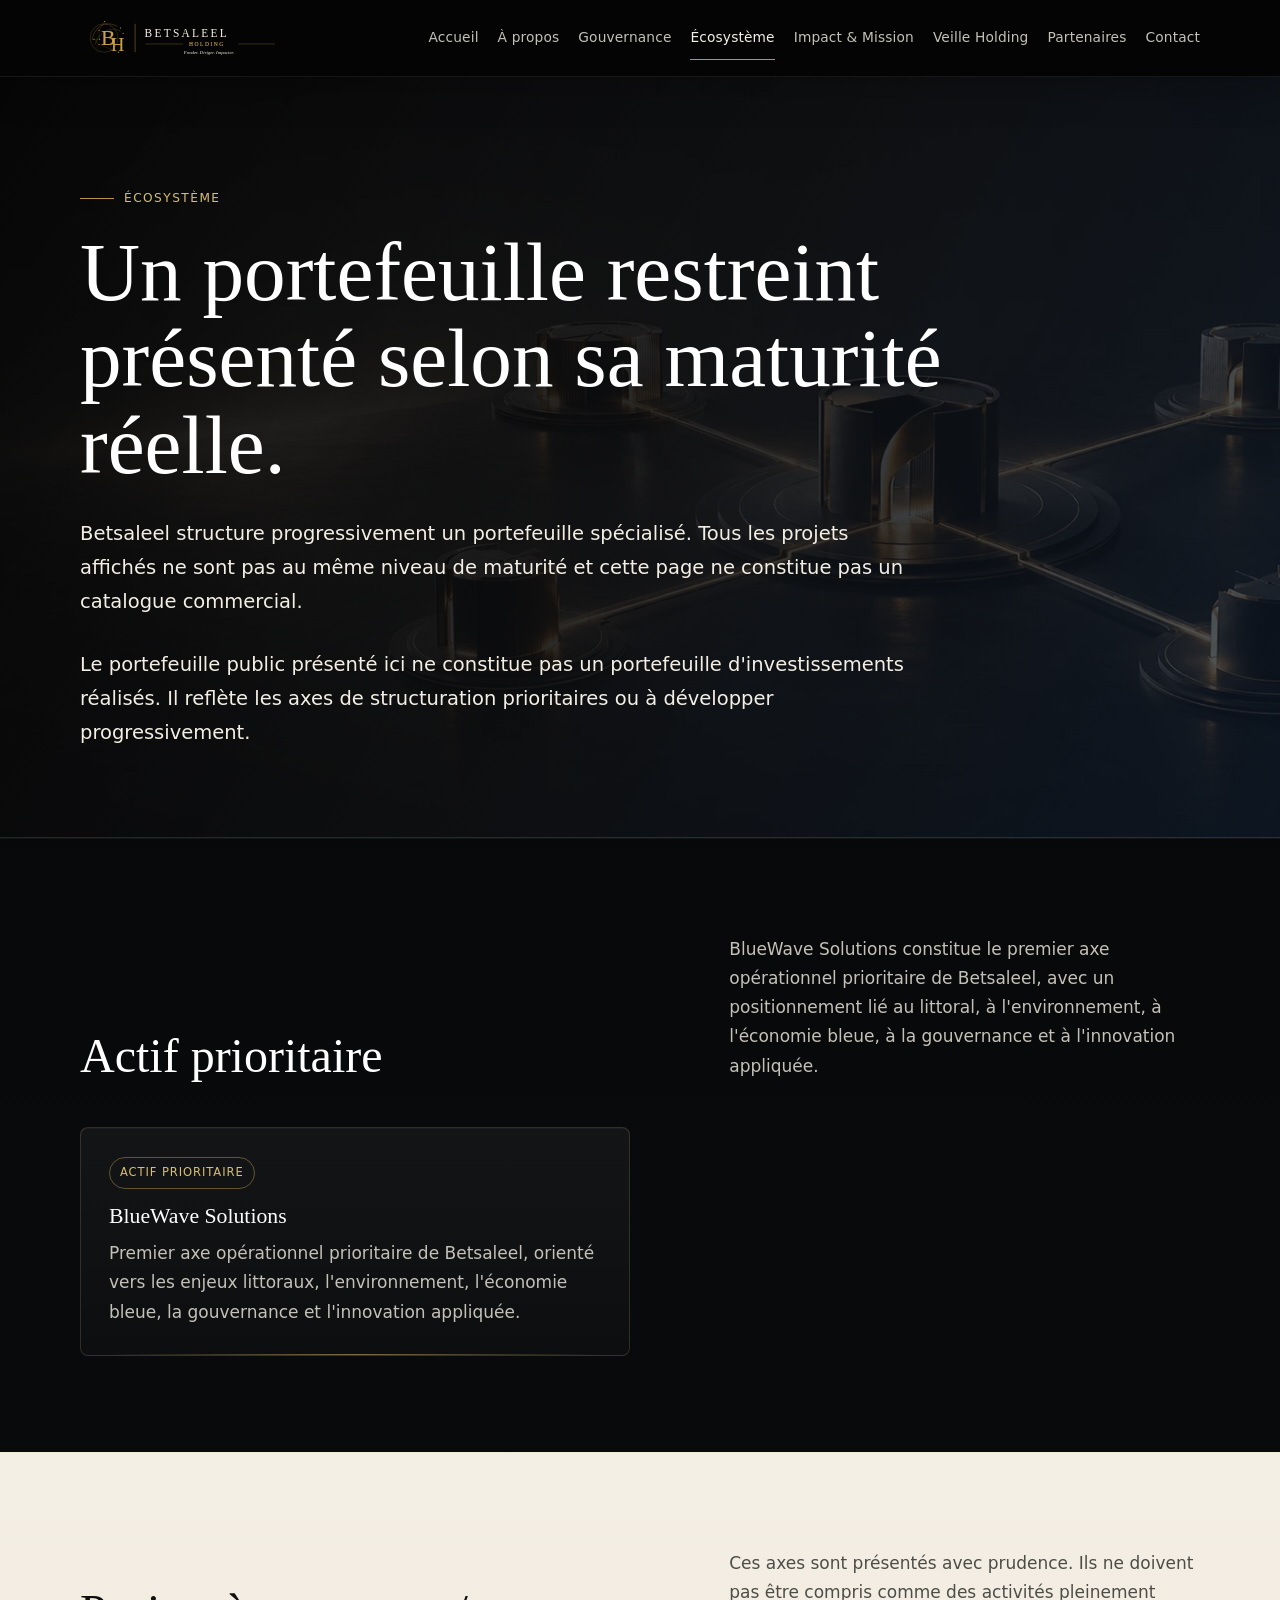
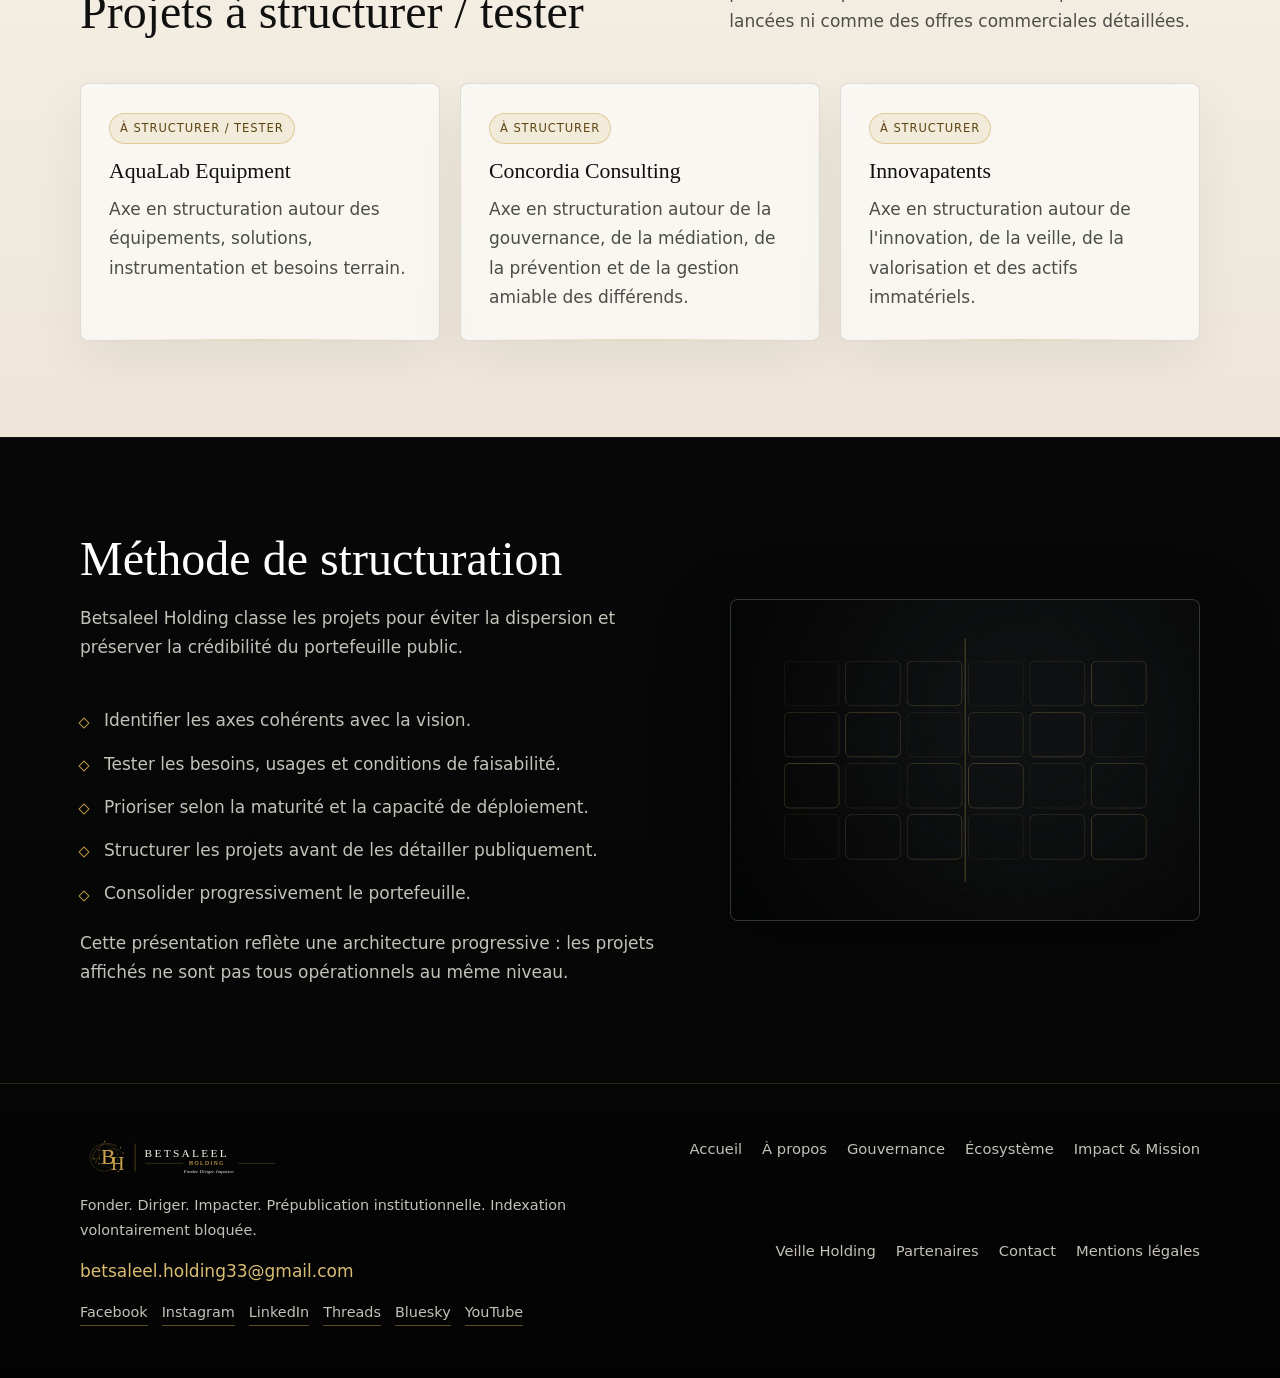
<file: ecosysteme.html>
<!doctype html>
<html lang="fr">
<head>
  <meta charset="utf-8">
  <meta name="viewport" content="width=device-width, initial-scale=1">
  <meta name="robots" content="noindex, nofollow">
  <meta name="description" content="Ecosysteme Betsaleel : portefeuille restreint avec BlueWave Solutions comme actif prioritaire, AquaLab Equipment, Concordia Consulting et Innovapatents a structurer.">
  <title>Écosystème | Betsaleel Holding</title>
  <link rel="icon" href="favicon.ico" sizes="any">
  <link rel="icon" type="image/png" sizes="32x32" href="assets/img/brand/favicon-32.png">
  <link rel="icon" type="image/png" sizes="48x48" href="assets/img/brand/favicon-48.png">
  <link rel="apple-touch-icon" href="assets/img/brand/apple-touch-icon.png">
  <link rel="stylesheet" href="assets/css/style.css">
</head>
<body>
  <header class="site-header">
    <div class="nav-shell">
      <a class="brand brand-image" href="index.html" aria-label="Accueil Betsaleel Holding">
        <img class="brand-logo" src="assets/img/brand/betsaleel-logo-horizontal.svg" alt="Betsaleel Holding">
      </a>
      <button class="nav-toggle" type="button" aria-expanded="false" aria-controls="site-nav" aria-label="Ouvrir la navigation"><span></span></button>
      <nav class="site-nav" id="site-nav" aria-label="Navigation principale">
        <a href="index.html">Accueil</a>
        <a href="a-propos.html">À propos</a>
        <a href="gouvernance.html">Gouvernance</a>
        <a href="ecosysteme.html" aria-current="page">Écosystème</a>
        <a href="impact-mission.html">Impact & Mission</a>
        <a href="actualites.html">Veille Holding</a>
        <a href="partenaires.html">Partenaires</a>
        <a href="contact.html">Contact</a>
      </nav>
    </div>
  </header>
  <main>
    <section class="page-hero page-ecosystem">
      <div class="page-hero-inner">
        <p class="eyebrow">Écosystème</p>
        <h1>Un portefeuille restreint présenté selon sa maturité réelle.</h1>
        <p class="lead">Betsaleel structure progressivement un portefeuille spécialisé. Tous les projets affichés ne sont pas au même niveau de maturité et cette page ne constitue pas un catalogue commercial.</p>
        <p class="lead">Le portefeuille public présenté ici ne constitue pas un portefeuille d'investissements réalisés. Il reflète les axes de structuration prioritaires ou à développer progressivement.</p>
      </div>
    </section>
    <section class="section">
      <div class="section-inner">
        <div class="section-head"><h2>Actif prioritaire</h2><p>BlueWave Solutions constitue le premier axe opérationnel prioritaire de Betsaleel, avec un positionnement lié au littoral, à l'environnement, à l'économie bleue, à la gouvernance et à l'innovation appliquée.</p></div>
        <div class="grid two portfolio-grid">
          <article class="status-card"><span class="status">Actif prioritaire</span><h3>BlueWave Solutions</h3><p class="muted">Premier axe opérationnel prioritaire de Betsaleel, orienté vers les enjeux littoraux, l'environnement, l'économie bleue, la gouvernance et l'innovation appliquée.</p></article>
        </div>
      </div>
    </section>
    <section class="section light">
      <div class="section-inner">
        <div class="section-head"><h2>Projets à structurer / tester</h2><p>Ces axes sont présentés avec prudence. Ils ne doivent pas être compris comme des activités pleinement lancées ni comme des offres commerciales détaillées.</p></div>
        <div class="grid three portfolio-grid">
          <article class="status-card"><span class="status">À structurer / tester</span><h3>AquaLab Equipment</h3><p class="muted">Axe en structuration autour des équipements, solutions, instrumentation et besoins terrain.</p></article>
          <article class="status-card"><span class="status">À structurer</span><h3>Concordia Consulting</h3><p class="muted">Axe en structuration autour de la gouvernance, de la médiation, de la prévention et de la gestion amiable des différends.</p></article>
          <article class="status-card"><span class="status">À structurer</span><h3>Innovapatents</h3><p class="muted">Axe en structuration autour de l'innovation, de la veille, de la valorisation et des actifs immatériels.</p></article>
        </div>
      </div>
    </section>
    <section class="section">
      <div class="section-inner split">
        <div class="stack">
          <h2>Méthode de structuration</h2>
          <p class="muted">Betsaleel Holding classe les projets pour éviter la dispersion et préserver la crédibilité du portefeuille public.</p>
          <ul class="list">
            <li>Identifier les axes cohérents avec la vision.</li>
            <li>Tester les besoins, usages et conditions de faisabilité.</li>
            <li>Prioriser selon la maturité et la capacité de déploiement.</li>
            <li>Structurer les projets avant de les détailler publiquement.</li>
            <li>Consolider progressivement le portefeuille.</li>
          </ul>
          <p class="muted">Cette présentation reflète une architecture progressive : les projets affichés ne sont pas tous opérationnels au même niveau.</p>
        </div>
        <div class="visual"><img src="assets/img/betsaleel_ecosysteme_abstrait_02.png" alt="Illustration abstraite d'un portefeuille de projets"></div>
      </div>
    </section>
  </main>
  <footer class="site-footer">
    <div class="footer-inner">
      <div class="footer-identity">
        <div class="brand brand-image">
          <img class="brand-logo" src="assets/img/brand/betsaleel-logo-horizontal.svg" alt="Betsaleel Holding">
        </div>
        <p class="small">Fonder. Diriger. Impacter. Prépublication institutionnelle. Indexation volontairement bloquée.</p>
        <p class="footer-email"><a href="mailto:betsaleel.holding33@gmail.com">betsaleel.holding33@gmail.com</a></p>
        <nav class="social-links" aria-label="Réseaux sociaux Betsaleel Holding">
          <a href="https://www.facebook.com/profile.php?id=61575906321228" target="_blank" rel="noopener noreferrer">Facebook</a>
          <a href="https://www.instagram.com/betsaleel.holding/" target="_blank" rel="noopener noreferrer">Instagram</a>
          <a href="https://www.linkedin.com/in/betsaleel-holding-5149a2362/" target="_blank" rel="noopener noreferrer">LinkedIn</a>
          <a href="https://www.threads.com/@betsaleel.holding" target="_blank" rel="noopener noreferrer">Threads</a>
          <a href="https://bsky.app/profile/betsaleelholding33.bsky.social" target="_blank" rel="noopener noreferrer">Bluesky</a>
          <a href="https://www.youtube.com/@BETSALEELHOLDING" target="_blank" rel="noopener noreferrer">YouTube</a>
        </nav>
      </div>
      <nav class="footer-links" aria-label="Navigation de pied de page">
        <a href="index.html">Accueil</a>
        <a href="a-propos.html">À propos</a>
        <a href="gouvernance.html">Gouvernance</a>
        <a href="ecosysteme.html">Écosystème</a>
        <a href="impact-mission.html">Impact & Mission</a>
        <a href="actualites.html">Veille Holding</a>
        <a href="partenaires.html">Partenaires</a>
        <a href="contact.html">Contact</a>
        <a href="mentions-legales.html">Mentions légales</a>
      </nav>
    </div>
  </footer>
  <script src="assets/js/main.js"></script>
</body>
</html>
</file>
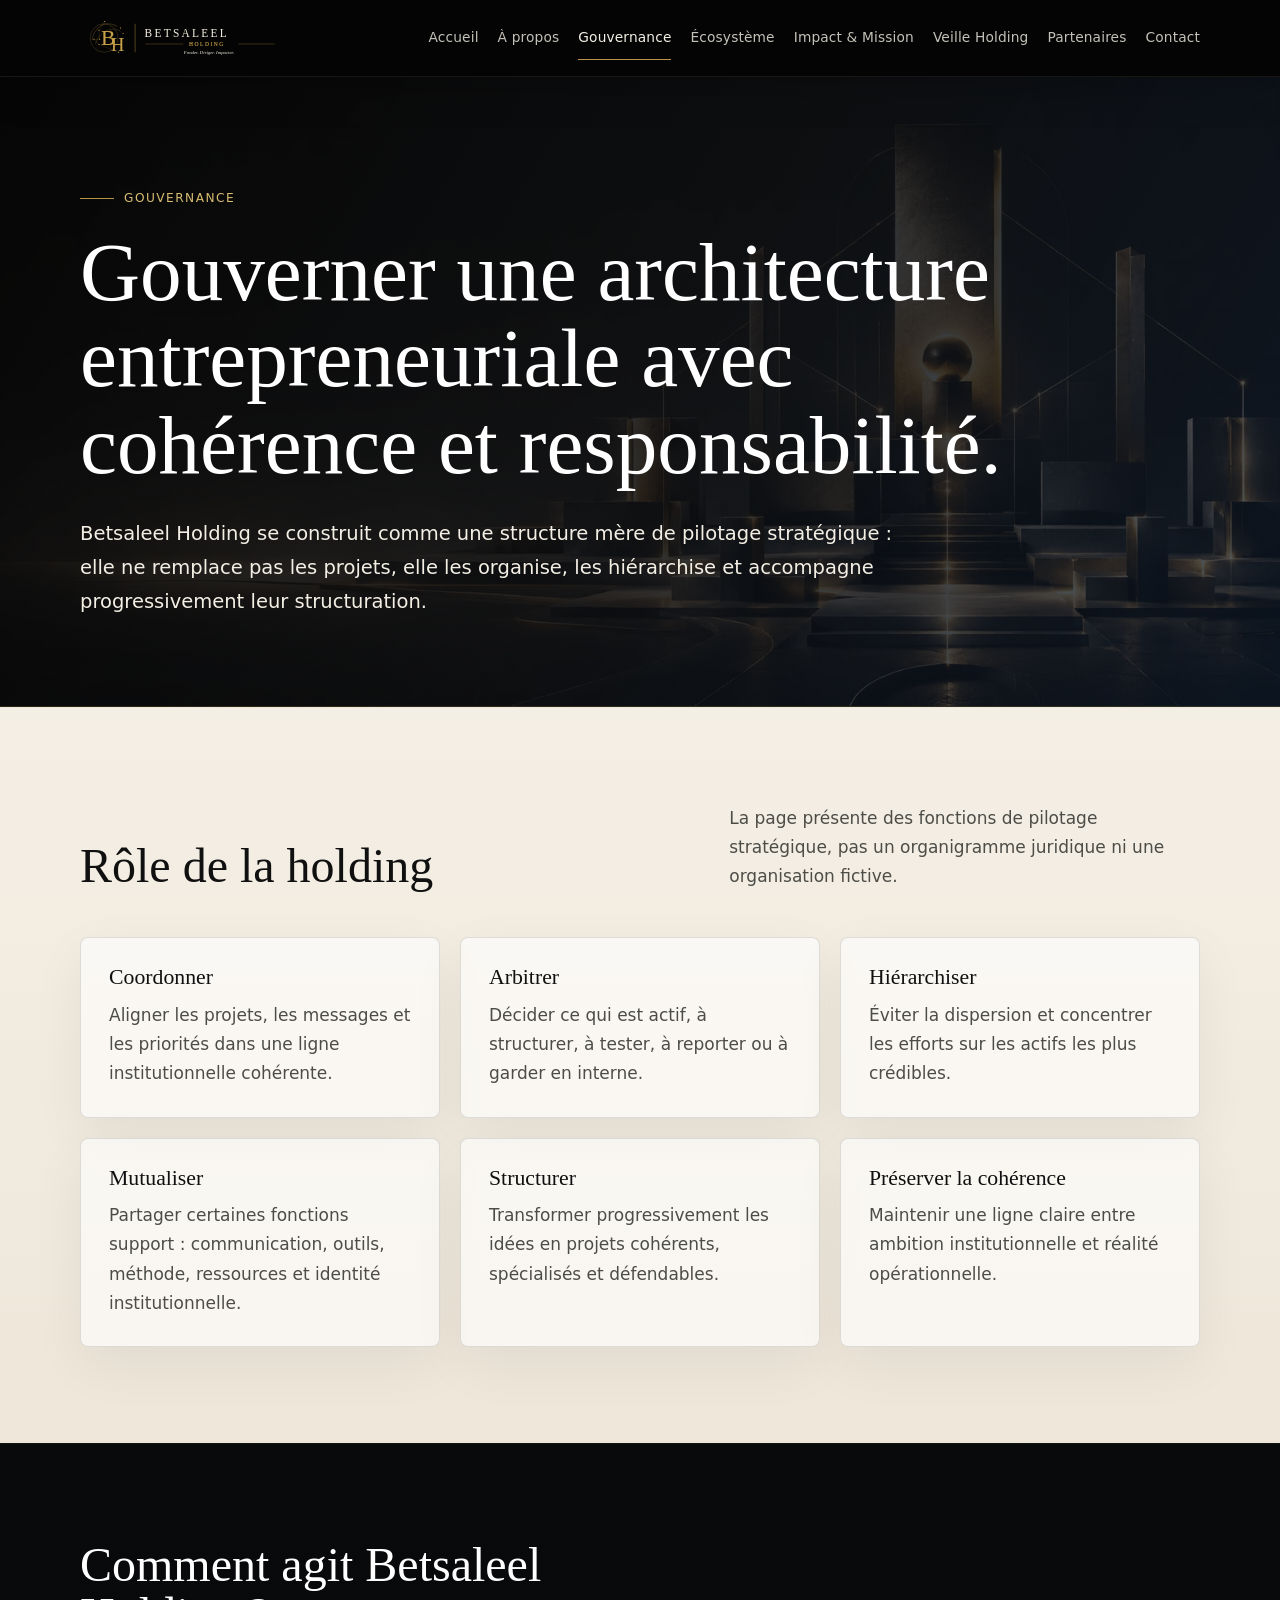
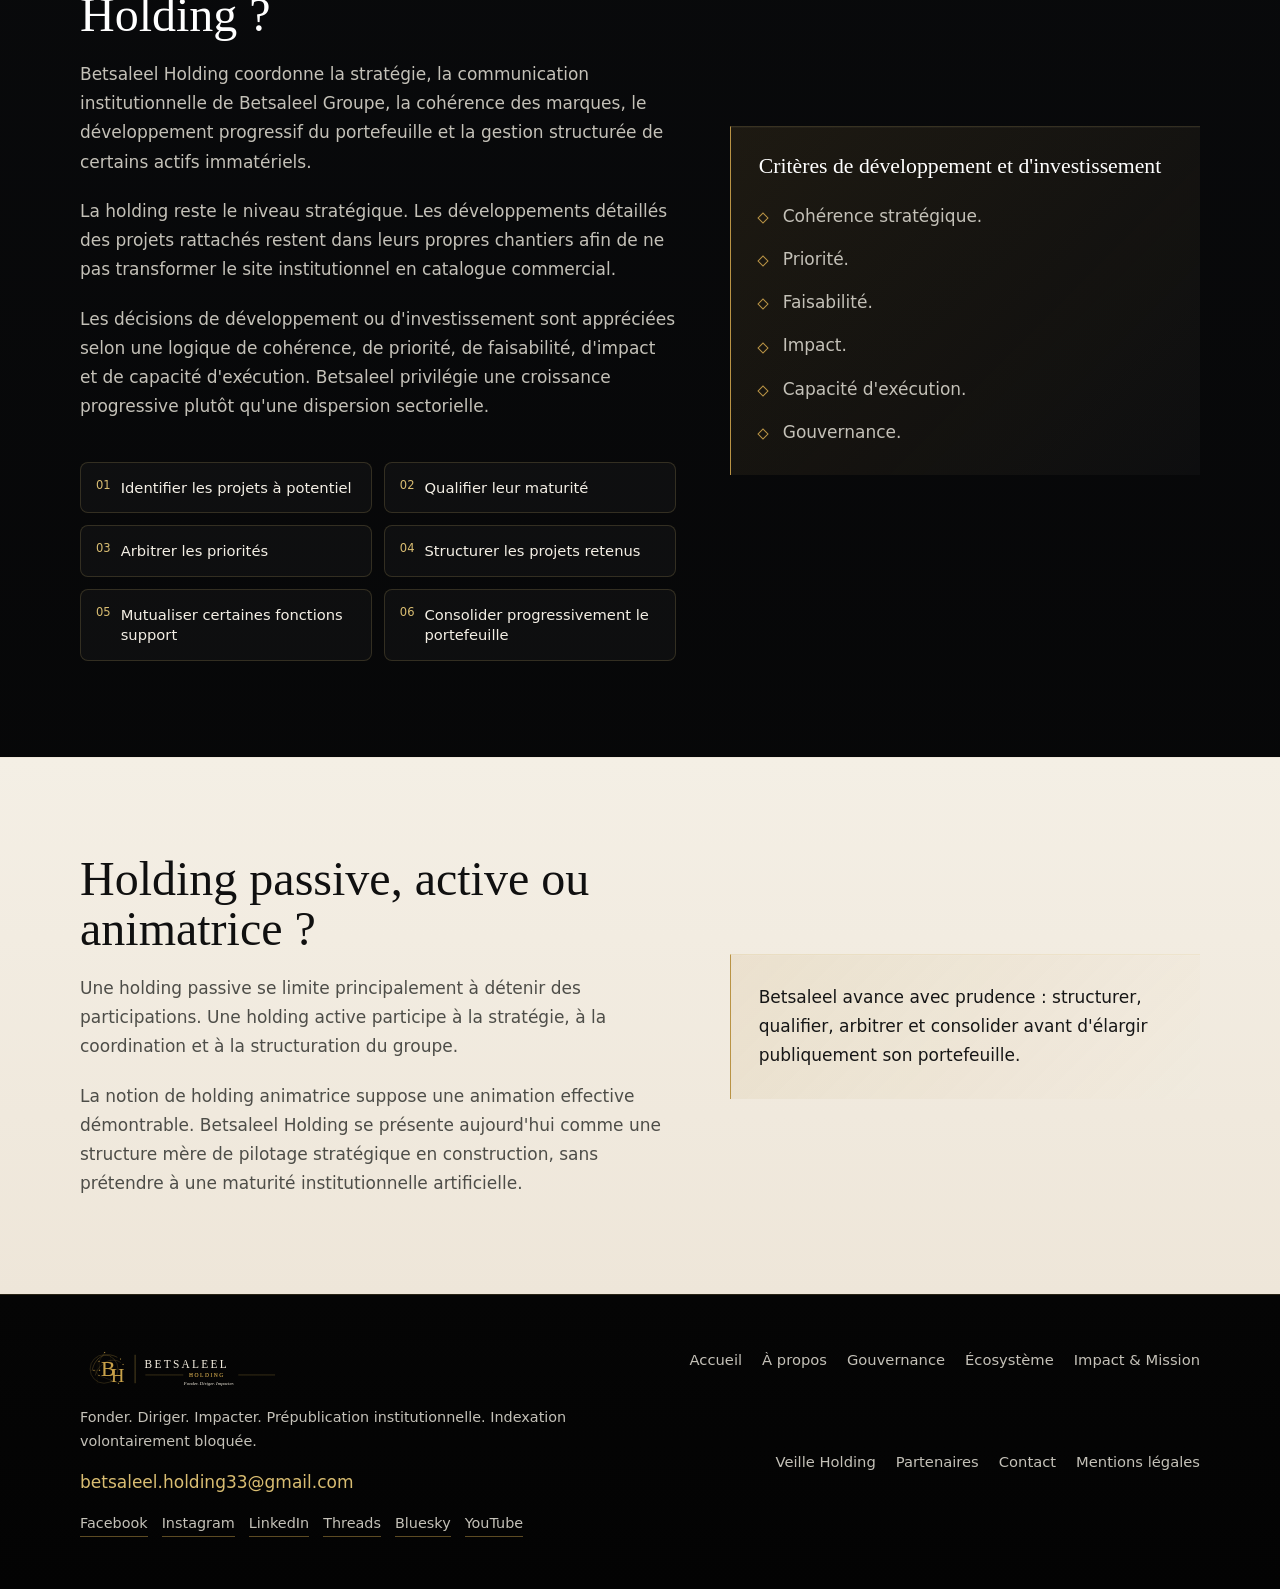
<file: gouvernance.html>
<!doctype html>
<html lang="fr">
<head>
  <meta charset="utf-8">
  <meta name="viewport" content="width=device-width, initial-scale=1">
  <meta name="robots" content="noindex, nofollow">
  <meta name="description" content="Gouvernance de Betsaleel Holding : pilotage strategique, coordination, arbitrage, hierarchisation et coherence progressive du portefeuille.">
  <title>Gouvernance | Betsaleel Holding</title>
  <link rel="icon" href="favicon.ico" sizes="any">
  <link rel="icon" type="image/png" sizes="32x32" href="assets/img/brand/favicon-32.png">
  <link rel="icon" type="image/png" sizes="48x48" href="assets/img/brand/favicon-48.png">
  <link rel="apple-touch-icon" href="assets/img/brand/apple-touch-icon.png">
  <link rel="stylesheet" href="assets/css/style.css">
</head>
<body>
  <header class="site-header">
    <div class="nav-shell">
      <a class="brand brand-image" href="index.html" aria-label="Accueil Betsaleel Holding">
        <img class="brand-logo" src="assets/img/brand/betsaleel-logo-horizontal.svg" alt="Betsaleel Holding">
      </a>
      <button class="nav-toggle" type="button" aria-expanded="false" aria-controls="site-nav" aria-label="Ouvrir la navigation"><span></span></button>
      <nav class="site-nav" id="site-nav" aria-label="Navigation principale">
        <a href="index.html">Accueil</a>
        <a href="a-propos.html">À propos</a>
        <a href="gouvernance.html" aria-current="page">Gouvernance</a>
        <a href="ecosysteme.html">Écosystème</a>
        <a href="impact-mission.html">Impact & Mission</a>
        <a href="actualites.html">Veille Holding</a>
        <a href="partenaires.html">Partenaires</a>
        <a href="contact.html">Contact</a>
      </nav>
    </div>
  </header>
  <main>
    <section class="page-hero page-governance">
      <div class="page-hero-inner">
        <p class="eyebrow">Gouvernance</p>
        <h1>Gouverner une architecture entrepreneuriale avec cohérence et responsabilité.</h1>
        <p class="lead">Betsaleel Holding se construit comme une structure mère de pilotage stratégique : elle ne remplace pas les projets, elle les organise, les hiérarchise et accompagne progressivement leur structuration.</p>
      </div>
    </section>
    <section class="section light">
      <div class="section-inner">
        <div class="section-head"><h2>Rôle de la holding</h2><p>La page présente des fonctions de pilotage stratégique, pas un organigramme juridique ni une organisation fictive.</p></div>
        <div class="grid three">
          <article class="card"><h3>Coordonner</h3><p class="muted">Aligner les projets, les messages et les priorités dans une ligne institutionnelle cohérente.</p></article>
          <article class="card"><h3>Arbitrer</h3><p class="muted">Décider ce qui est actif, à structurer, à tester, à reporter ou à garder en interne.</p></article>
          <article class="card"><h3>Hiérarchiser</h3><p class="muted">Éviter la dispersion et concentrer les efforts sur les actifs les plus crédibles.</p></article>
          <article class="card"><h3>Mutualiser</h3><p class="muted">Partager certaines fonctions support : communication, outils, méthode, ressources et identité institutionnelle.</p></article>
          <article class="card"><h3>Structurer</h3><p class="muted">Transformer progressivement les idées en projets cohérents, spécialisés et défendables.</p></article>
          <article class="card"><h3>Préserver la cohérence</h3><p class="muted">Maintenir une ligne claire entre ambition institutionnelle et réalité opérationnelle.</p></article>
        </div>
      </div>
    </section>
    <section class="section">
      <div class="section-inner split">
        <div class="stack">
          <h2>Comment agit Betsaleel Holding ?</h2>
          <p class="muted">Betsaleel Holding coordonne la stratégie, la communication institutionnelle de Betsaleel Groupe, la cohérence des marques, le développement progressif du portefeuille et la gestion structurée de certains actifs immatériels.</p>
          <p class="muted">La holding reste le niveau stratégique. Les développements détaillés des projets rattachés restent dans leurs propres chantiers afin de ne pas transformer le site institutionnel en catalogue commercial.</p>
          <p class="muted">Les décisions de développement ou d'investissement sont appréciées selon une logique de cohérence, de priorité, de faisabilité, d'impact et de capacité d'exécution. Betsaleel privilégie une croissance progressive plutôt qu'une dispersion sectorielle.</p>
          <ol class="process governance-process">
            <li><span>Identifier les projets à potentiel</span></li>
            <li><span>Qualifier leur maturité</span></li>
            <li><span>Arbitrer les priorités</span></li>
            <li><span>Structurer les projets retenus</span></li>
            <li><span>Mutualiser certaines fonctions support</span></li>
            <li><span>Consolider progressivement le portefeuille</span></li>
          </ol>
        </div>
        <div class="callout premium-callout">
          <h3>Critères de développement et d'investissement</h3>
          <ul class="list">
            <li>Cohérence stratégique.</li>
            <li>Priorité.</li>
            <li>Faisabilité.</li>
            <li>Impact.</li>
            <li>Capacité d'exécution.</li>
            <li>Gouvernance.</li>
          </ul>
        </div>
      </div>
    </section>
    <section class="section light">
      <div class="section-inner split">
        <div class="stack">
          <h2>Holding passive, active ou animatrice ?</h2>
          <p class="muted">Une holding passive se limite principalement à détenir des participations. Une holding active participe à la stratégie, à la coordination et à la structuration du groupe.</p>
          <p class="muted">La notion de holding animatrice suppose une animation effective démontrable. Betsaleel Holding se présente aujourd'hui comme une structure mère de pilotage stratégique en construction, sans prétendre à une maturité institutionnelle artificielle.</p>
        </div>
        <div class="callout premium-callout"><p>Betsaleel avance avec prudence : structurer, qualifier, arbitrer et consolider avant d'élargir publiquement son portefeuille.</p></div>
      </div>
    </section>
  </main>
  <footer class="site-footer">
    <div class="footer-inner">
      <div class="footer-identity">
        <div class="brand brand-image">
          <img class="brand-logo" src="assets/img/brand/betsaleel-logo-horizontal.svg" alt="Betsaleel Holding">
        </div>
        <p class="small">Fonder. Diriger. Impacter. Prépublication institutionnelle. Indexation volontairement bloquée.</p>
        <p class="footer-email"><a href="mailto:betsaleel.holding33@gmail.com">betsaleel.holding33@gmail.com</a></p>
        <nav class="social-links" aria-label="Réseaux sociaux Betsaleel Holding">
          <a href="https://www.facebook.com/profile.php?id=61575906321228" target="_blank" rel="noopener noreferrer">Facebook</a>
          <a href="https://www.instagram.com/betsaleel.holding/" target="_blank" rel="noopener noreferrer">Instagram</a>
          <a href="https://www.linkedin.com/in/betsaleel-holding-5149a2362/" target="_blank" rel="noopener noreferrer">LinkedIn</a>
          <a href="https://www.threads.com/@betsaleel.holding" target="_blank" rel="noopener noreferrer">Threads</a>
          <a href="https://bsky.app/profile/betsaleelholding33.bsky.social" target="_blank" rel="noopener noreferrer">Bluesky</a>
          <a href="https://www.youtube.com/@BETSALEELHOLDING" target="_blank" rel="noopener noreferrer">YouTube</a>
        </nav>
      </div>
      <nav class="footer-links" aria-label="Navigation de pied de page">
        <a href="index.html">Accueil</a>
        <a href="a-propos.html">À propos</a>
        <a href="gouvernance.html">Gouvernance</a>
        <a href="ecosysteme.html">Écosystème</a>
        <a href="impact-mission.html">Impact & Mission</a>
        <a href="actualites.html">Veille Holding</a>
        <a href="partenaires.html">Partenaires</a>
        <a href="contact.html">Contact</a>
        <a href="mentions-legales.html">Mentions légales</a>
      </nav>
    </div>
  </footer>
  <script src="assets/js/main.js"></script>
</body>
</html>
</file>
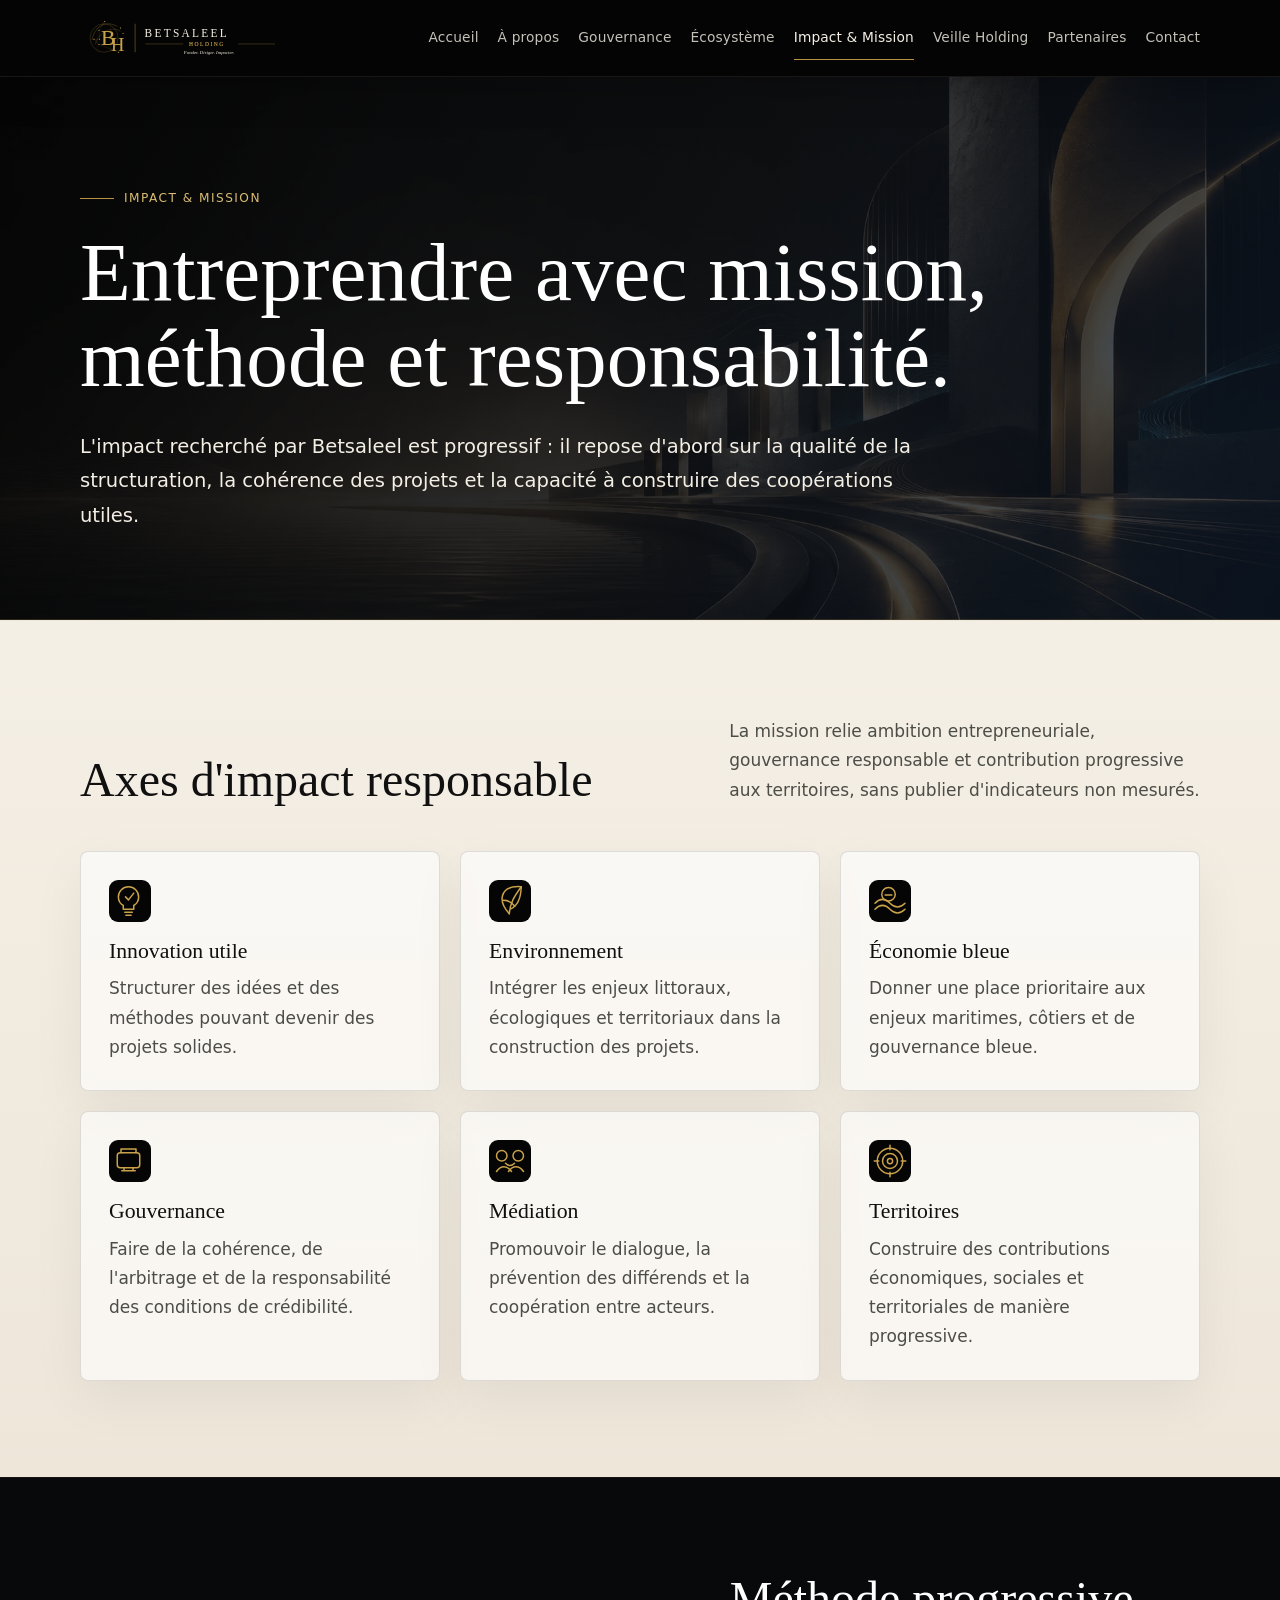
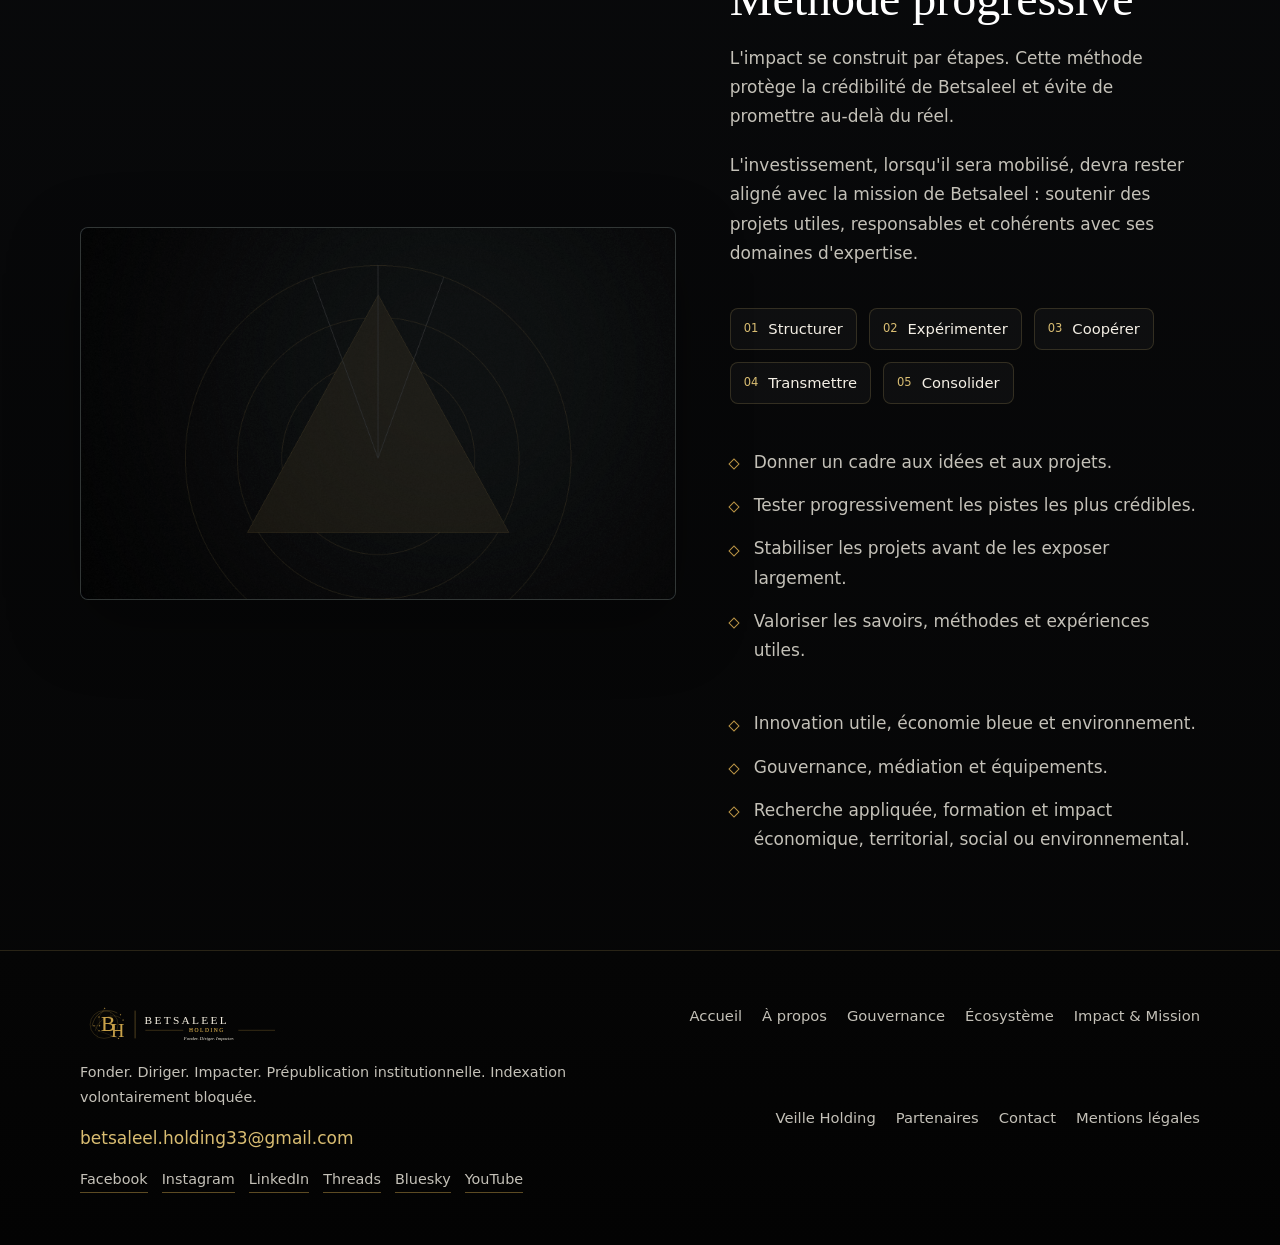
<file: impact-mission.html>
<!doctype html>
<html lang="fr">
<head>
  <meta charset="utf-8">
  <meta name="viewport" content="width=device-width, initial-scale=1">
  <meta name="robots" content="noindex, nofollow">
  <meta name="description" content="Mission et impact de Betsaleel Holding : innovation utile, environnement, economie bleue, gouvernance, mediation et developpement durable.">
  <title>Impact & Mission | Betsaleel Holding</title>
  <link rel="icon" href="favicon.ico" sizes="any">
  <link rel="icon" type="image/png" sizes="32x32" href="assets/img/brand/favicon-32.png">
  <link rel="icon" type="image/png" sizes="48x48" href="assets/img/brand/favicon-48.png">
  <link rel="apple-touch-icon" href="assets/img/brand/apple-touch-icon.png">
  <link rel="stylesheet" href="assets/css/style.css">
</head>
<body>
  <header class="site-header">
    <div class="nav-shell">
      <a class="brand brand-image" href="index.html" aria-label="Accueil Betsaleel Holding">
        <img class="brand-logo" src="assets/img/brand/betsaleel-logo-horizontal.svg" alt="Betsaleel Holding">
      </a>
      <button class="nav-toggle" type="button" aria-expanded="false" aria-controls="site-nav" aria-label="Ouvrir la navigation"><span></span></button>
      <nav class="site-nav" id="site-nav" aria-label="Navigation principale">
        <a href="index.html">Accueil</a>
        <a href="a-propos.html">À propos</a>
        <a href="gouvernance.html">Gouvernance</a>
        <a href="ecosysteme.html">Écosystème</a>
        <a href="impact-mission.html" aria-current="page">Impact & Mission</a>
        <a href="actualites.html">Veille Holding</a>
        <a href="partenaires.html">Partenaires</a>
        <a href="contact.html">Contact</a>
      </nav>
    </div>
  </header>
  <main>
    <section class="page-hero page-impact">
      <div class="page-hero-inner">
        <p class="eyebrow">Impact & Mission</p>
        <h1>Entreprendre avec mission, méthode et responsabilité.</h1>
        <p class="lead">L'impact recherché par Betsaleel est progressif : il repose d'abord sur la qualité de la structuration, la cohérence des projets et la capacité à construire des coopérations utiles.</p>
      </div>
    </section>
    <section class="section light">
      <div class="section-inner">
        <div class="section-head"><h2>Axes d'impact responsable</h2><p>La mission relie ambition entrepreneuriale, gouvernance responsable et contribution progressive aux territoires, sans publier d'indicateurs non mesurés.</p></div>
        <div class="grid three">
          <article class="card"><img class="icon" src="assets/img/icons/icone_innovation.svg" alt=""><h3>Innovation utile</h3><p class="muted">Structurer des idées et des méthodes pouvant devenir des projets solides.</p></article>
          <article class="card"><img class="icon" src="assets/img/icons/icone_environnement.svg" alt=""><h3>Environnement</h3><p class="muted">Intégrer les enjeux littoraux, écologiques et territoriaux dans la construction des projets.</p></article>
          <article class="card"><img class="icon" src="assets/img/icons/icone_economie_bleue.svg" alt=""><h3>Économie bleue</h3><p class="muted">Donner une place prioritaire aux enjeux maritimes, côtiers et de gouvernance bleue.</p></article>
          <article class="card"><img class="icon" src="assets/img/icons/icone_holding_gouvernance.svg" alt=""><h3>Gouvernance</h3><p class="muted">Faire de la cohérence, de l'arbitrage et de la responsabilité des conditions de crédibilité.</p></article>
          <article class="card"><img class="icon" src="assets/img/icons/icone_mediation.svg" alt=""><h3>Médiation</h3><p class="muted">Promouvoir le dialogue, la prévention des différends et la coopération entre acteurs.</p></article>
          <article class="card"><img class="icon" src="assets/img/icons/icone_impact.svg" alt=""><h3>Territoires</h3><p class="muted">Construire des contributions économiques, sociales et territoriales de manière progressive.</p></article>
        </div>
      </div>
    </section>
    <section class="section">
      <div class="section-inner split">
        <div class="visual"><img src="assets/img/betsaleel_impact_mission.png" alt="Illustration abstraite de mission et d'impact responsable"></div>
        <div class="stack">
          <h2>Méthode progressive</h2>
          <p class="muted">L'impact se construit par étapes. Cette méthode protège la crédibilité de Betsaleel et évite de promettre au-delà du réel.</p>
          <p class="muted">L'investissement, lorsqu'il sera mobilisé, devra rester aligné avec la mission de Betsaleel : soutenir des projets utiles, responsables et cohérents avec ses domaines d'expertise.</p>
          <ol class="process">
            <li><span>Structurer</span></li>
            <li><span>Expérimenter</span></li>
            <li><span>Coopérer</span></li>
            <li><span>Transmettre</span></li>
            <li><span>Consolider</span></li>
          </ol>
          <ul class="list">
            <li>Donner un cadre aux idées et aux projets.</li>
            <li>Tester progressivement les pistes les plus crédibles.</li>
            <li>Stabiliser les projets avant de les exposer largement.</li>
            <li>Valoriser les savoirs, méthodes et expériences utiles.</li>
          </ul>
          <ul class="list">
            <li>Innovation utile, économie bleue et environnement.</li>
            <li>Gouvernance, médiation et équipements.</li>
            <li>Recherche appliquée, formation et impact économique, territorial, social ou environnemental.</li>
          </ul>
        </div>
      </div>
    </section>
  </main>
  <footer class="site-footer">
    <div class="footer-inner">
      <div class="footer-identity">
        <div class="brand brand-image">
          <img class="brand-logo" src="assets/img/brand/betsaleel-logo-horizontal.svg" alt="Betsaleel Holding">
        </div>
        <p class="small">Fonder. Diriger. Impacter. Prépublication institutionnelle. Indexation volontairement bloquée.</p>
        <p class="footer-email"><a href="mailto:betsaleel.holding33@gmail.com">betsaleel.holding33@gmail.com</a></p>
        <nav class="social-links" aria-label="Réseaux sociaux Betsaleel Holding">
          <a href="https://www.facebook.com/profile.php?id=61575906321228" target="_blank" rel="noopener noreferrer">Facebook</a>
          <a href="https://www.instagram.com/betsaleel.holding/" target="_blank" rel="noopener noreferrer">Instagram</a>
          <a href="https://www.linkedin.com/in/betsaleel-holding-5149a2362/" target="_blank" rel="noopener noreferrer">LinkedIn</a>
          <a href="https://www.threads.com/@betsaleel.holding" target="_blank" rel="noopener noreferrer">Threads</a>
          <a href="https://bsky.app/profile/betsaleelholding33.bsky.social" target="_blank" rel="noopener noreferrer">Bluesky</a>
          <a href="https://www.youtube.com/@BETSALEELHOLDING" target="_blank" rel="noopener noreferrer">YouTube</a>
        </nav>
      </div>
      <nav class="footer-links" aria-label="Navigation de pied de page">
        <a href="index.html">Accueil</a>
        <a href="a-propos.html">À propos</a>
        <a href="gouvernance.html">Gouvernance</a>
        <a href="ecosysteme.html">Écosystème</a>
        <a href="impact-mission.html">Impact & Mission</a>
        <a href="actualites.html">Veille Holding</a>
        <a href="partenaires.html">Partenaires</a>
        <a href="contact.html">Contact</a>
        <a href="mentions-legales.html">Mentions légales</a>
      </nav>
    </div>
  </footer>
  <script src="assets/js/main.js"></script>
</body>
</html>
</file>
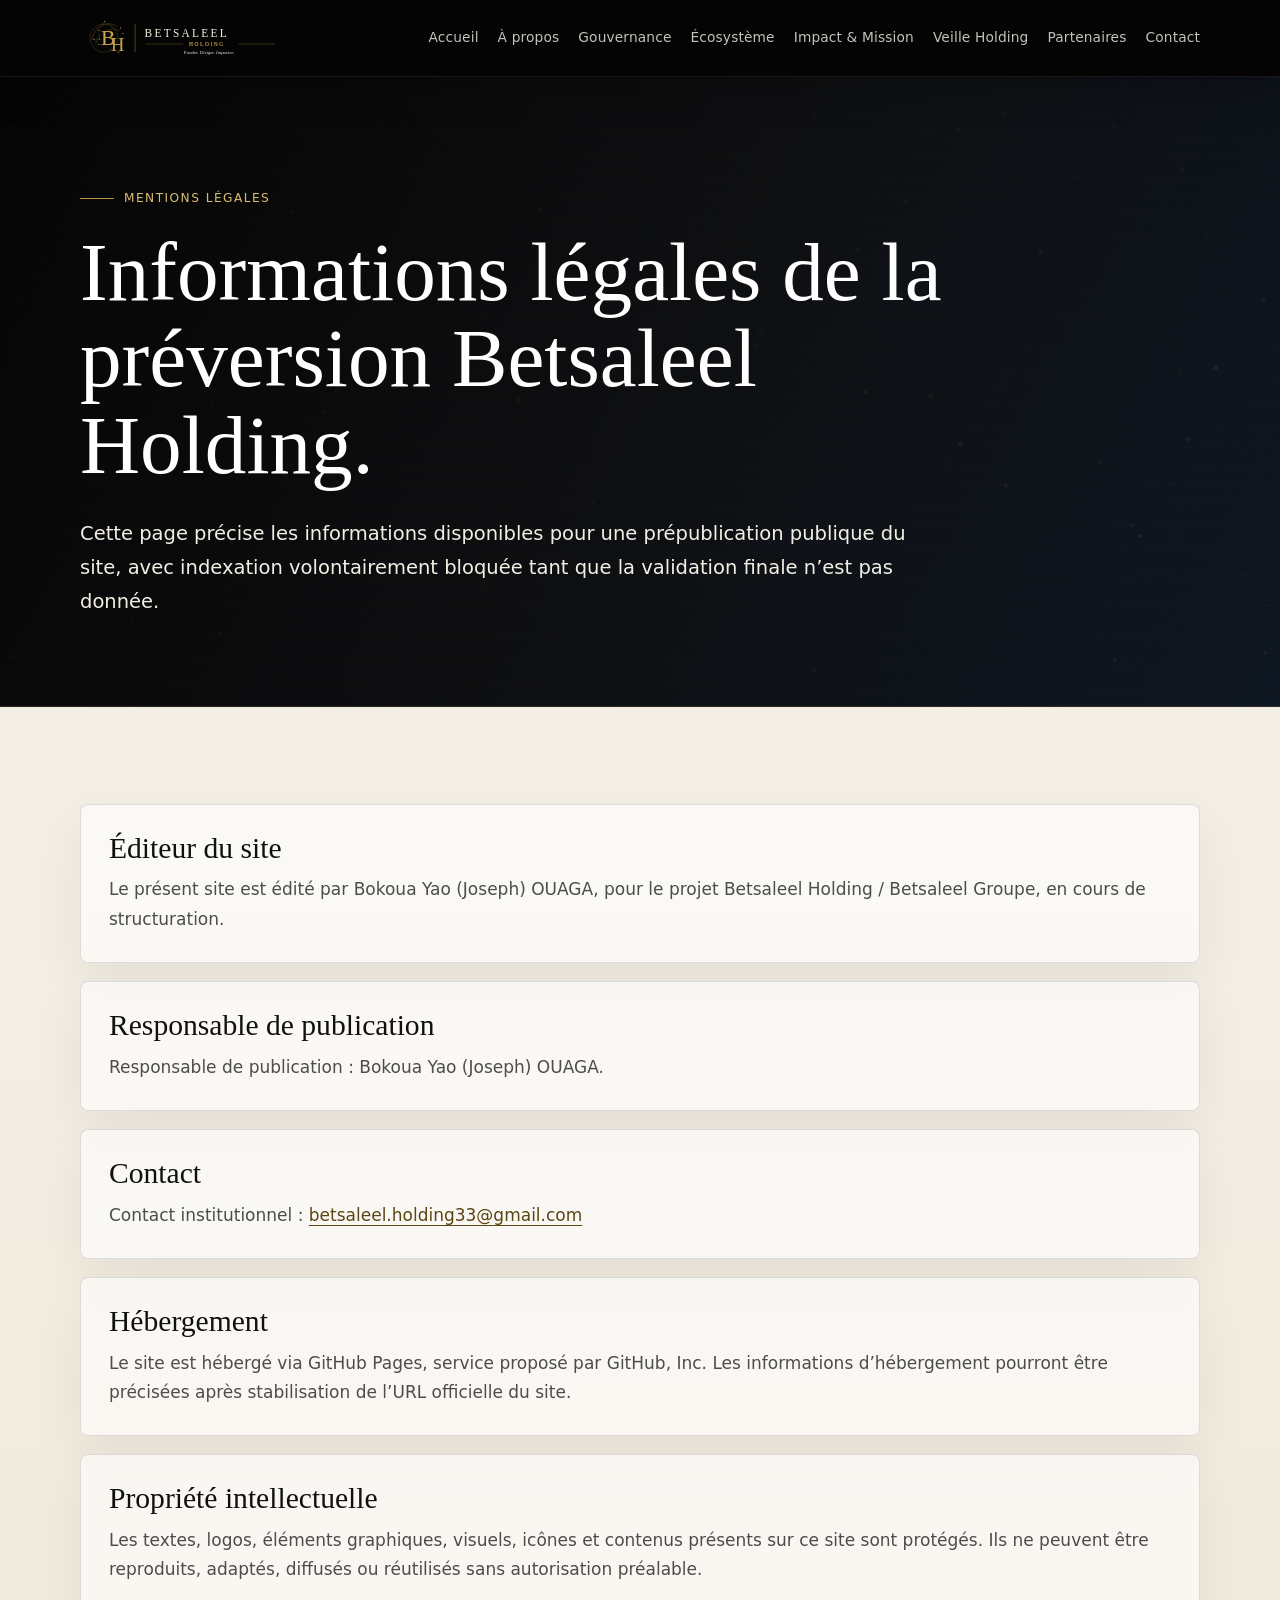
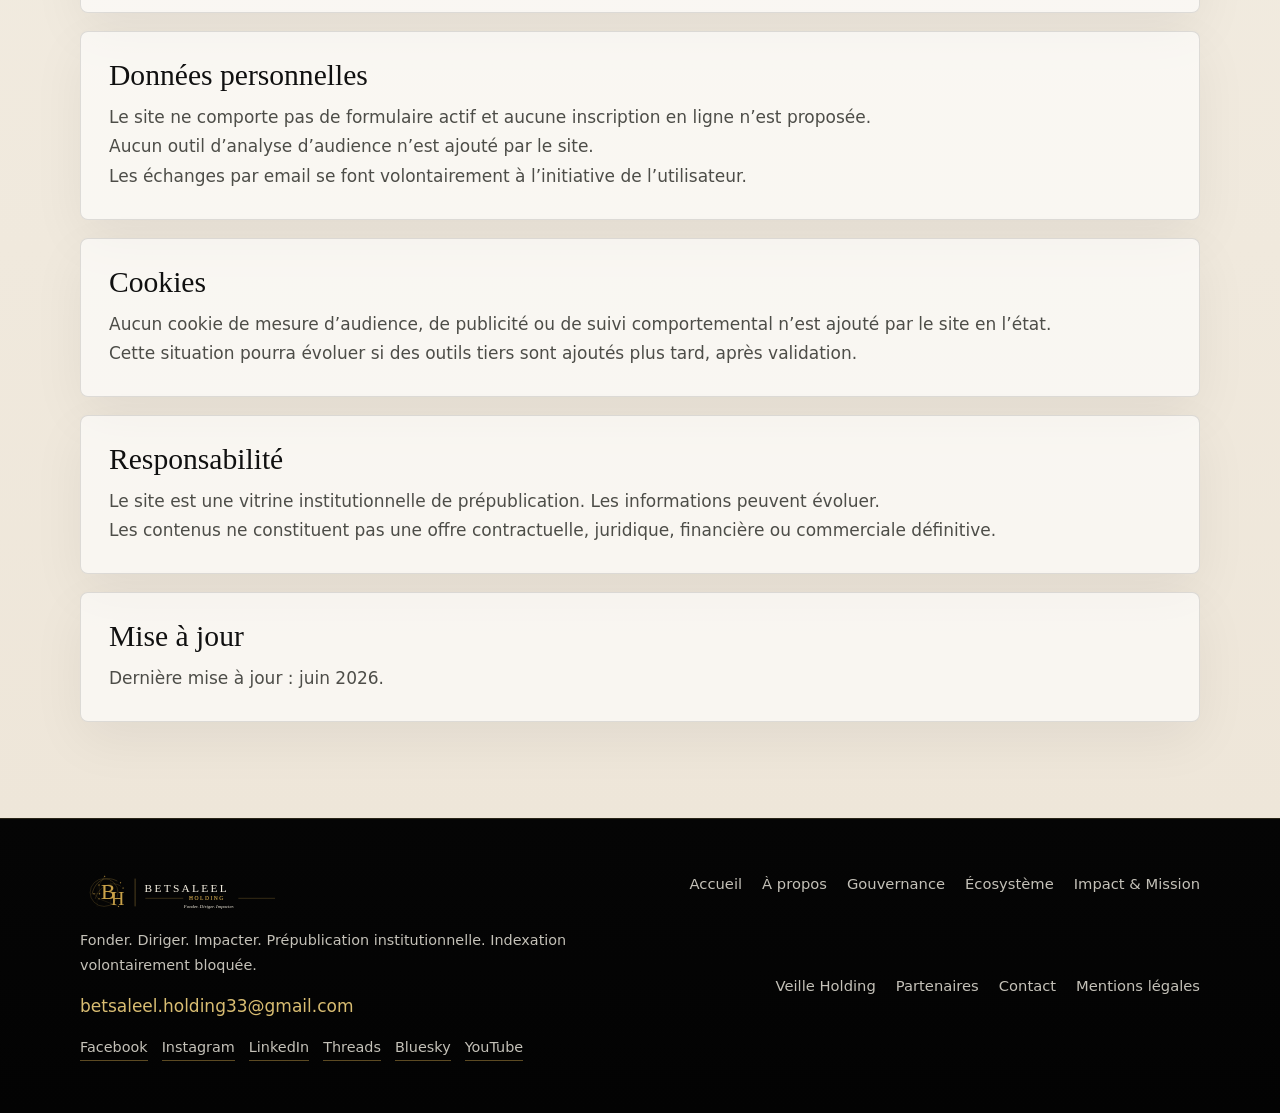
<file: mentions-legales.html>
<!doctype html>
<html lang="fr">
<head>
  <meta charset="utf-8">
  <meta name="viewport" content="width=device-width, initial-scale=1">
  <meta name="robots" content="noindex, nofollow">
  <meta name="description" content="Mentions legales de prepublication du site institutionnel Betsaleel Holding, avec indexation bloquee.">
  <title>Mentions légales | Betsaleel Holding</title>
  <link rel="icon" href="favicon.ico" sizes="any">
  <link rel="icon" type="image/png" sizes="32x32" href="assets/img/brand/favicon-32.png">
  <link rel="icon" type="image/png" sizes="48x48" href="assets/img/brand/favicon-48.png">
  <link rel="apple-touch-icon" href="assets/img/brand/apple-touch-icon.png">
  <link rel="stylesheet" href="assets/css/style.css">
</head>
<body>
  <header class="site-header">
    <div class="nav-shell">
      <a class="brand brand-image" href="index.html" aria-label="Accueil Betsaleel Holding">
        <img class="brand-logo" src="assets/img/brand/betsaleel-logo-horizontal.svg" alt="Betsaleel Holding">
      </a>
      <button class="nav-toggle" type="button" aria-expanded="false" aria-controls="site-nav" aria-label="Ouvrir la navigation"><span></span></button>
      <nav class="site-nav" id="site-nav" aria-label="Navigation principale">
        <a href="index.html">Accueil</a>
        <a href="a-propos.html">À propos</a>
        <a href="gouvernance.html">Gouvernance</a>
        <a href="ecosysteme.html">Écosystème</a>
        <a href="impact-mission.html">Impact & Mission</a>
        <a href="actualites.html">Veille Holding</a>
        <a href="partenaires.html">Partenaires</a>
        <a href="contact.html">Contact</a>
      </nav>
    </div>
  </header>
  <main>
    <section class="page-hero">
      <div class="page-hero-inner">
        <p class="eyebrow">Mentions légales</p>
        <h1>Informations légales de la préversion Betsaleel Holding.</h1>
        <p class="lead">Cette page précise les informations disponibles pour une prépublication publique du site, avec indexation volontairement bloquée tant que la validation finale n’est pas donnée.</p>
      </div>
    </section>

    <section class="section light">
      <div class="section-inner legal-content">
        <article class="card">
          <h2>Éditeur du site</h2>
          <p class="muted">Le présent site est édité par Bokoua Yao (Joseph) OUAGA, pour le projet Betsaleel Holding / Betsaleel Groupe, en cours de structuration.</p>
        </article>
        <article class="card">
          <h2>Responsable de publication</h2>
          <p class="muted">Responsable de publication : Bokoua Yao (Joseph) OUAGA.</p>
        </article>
        <article class="card">
          <h2>Contact</h2>
          <p class="muted">Contact institutionnel : <a href="mailto:betsaleel.holding33@gmail.com">betsaleel.holding33@gmail.com</a></p>
        </article>
        <article class="card">
          <h2>Hébergement</h2>
          <p class="muted">Le site est hébergé via GitHub Pages, service proposé par GitHub, Inc. Les informations d’hébergement pourront être précisées après stabilisation de l’URL officielle du site.</p>
        </article>
        <article class="card">
          <h2>Propriété intellectuelle</h2>
          <p class="muted">Les textes, logos, éléments graphiques, visuels, icônes et contenus présents sur ce site sont protégés. Ils ne peuvent être reproduits, adaptés, diffusés ou réutilisés sans autorisation préalable.</p>
        </article>
        <article class="card">
          <h2>Données personnelles</h2>
          <p class="muted">Le site ne comporte pas de formulaire actif et aucune inscription en ligne n’est proposée.</p>
          <p class="muted">Aucun outil d’analyse d’audience n’est ajouté par le site.</p>
          <p class="muted">Les échanges par email se font volontairement à l’initiative de l’utilisateur.</p>
        </article>
        <article class="card">
          <h2>Cookies</h2>
          <p class="muted">Aucun cookie de mesure d’audience, de publicité ou de suivi comportemental n’est ajouté par le site en l’état.</p>
          <p class="muted">Cette situation pourra évoluer si des outils tiers sont ajoutés plus tard, après validation.</p>
        </article>
        <article class="card">
          <h2>Responsabilité</h2>
          <p class="muted">Le site est une vitrine institutionnelle de prépublication. Les informations peuvent évoluer.</p>
          <p class="muted">Les contenus ne constituent pas une offre contractuelle, juridique, financière ou commerciale définitive.</p>
        </article>
        <article class="card">
          <h2>Mise à jour</h2>
          <p class="muted">Dernière mise à jour : juin 2026.</p>
        </article>
      </div>
    </section>
  </main>
  <footer class="site-footer">
    <div class="footer-inner">
      <div class="footer-identity">
        <div class="brand brand-image">
          <img class="brand-logo" src="assets/img/brand/betsaleel-logo-horizontal.svg" alt="Betsaleel Holding">
        </div>
        <p class="small">Fonder. Diriger. Impacter. Prépublication institutionnelle. Indexation volontairement bloquée.</p>
        <p class="footer-email"><a href="mailto:betsaleel.holding33@gmail.com">betsaleel.holding33@gmail.com</a></p>
        <nav class="social-links" aria-label="Réseaux sociaux Betsaleel Holding">
          <a href="https://www.facebook.com/profile.php?id=61575906321228" target="_blank" rel="noopener noreferrer">Facebook</a>
          <a href="https://www.instagram.com/betsaleel.holding/" target="_blank" rel="noopener noreferrer">Instagram</a>
          <a href="https://www.linkedin.com/in/betsaleel-holding-5149a2362/" target="_blank" rel="noopener noreferrer">LinkedIn</a>
          <a href="https://www.threads.com/@betsaleel.holding" target="_blank" rel="noopener noreferrer">Threads</a>
          <a href="https://bsky.app/profile/betsaleelholding33.bsky.social" target="_blank" rel="noopener noreferrer">Bluesky</a>
          <a href="https://www.youtube.com/@BETSALEELHOLDING" target="_blank" rel="noopener noreferrer">YouTube</a>
        </nav>
      </div>
      <nav class="footer-links" aria-label="Navigation de pied de page">
        <a href="index.html">Accueil</a>
        <a href="a-propos.html">À propos</a>
        <a href="gouvernance.html">Gouvernance</a>
        <a href="ecosysteme.html">Écosystème</a>
        <a href="impact-mission.html">Impact & Mission</a>
        <a href="actualites.html">Veille Holding</a>
        <a href="partenaires.html">Partenaires</a>
        <a href="contact.html">Contact</a>
        <a href="mentions-legales.html">Mentions légales</a>
      </nav>
    </div>
  </footer>
  <script src="assets/js/main.js"></script>
</body>
</html>
</file>
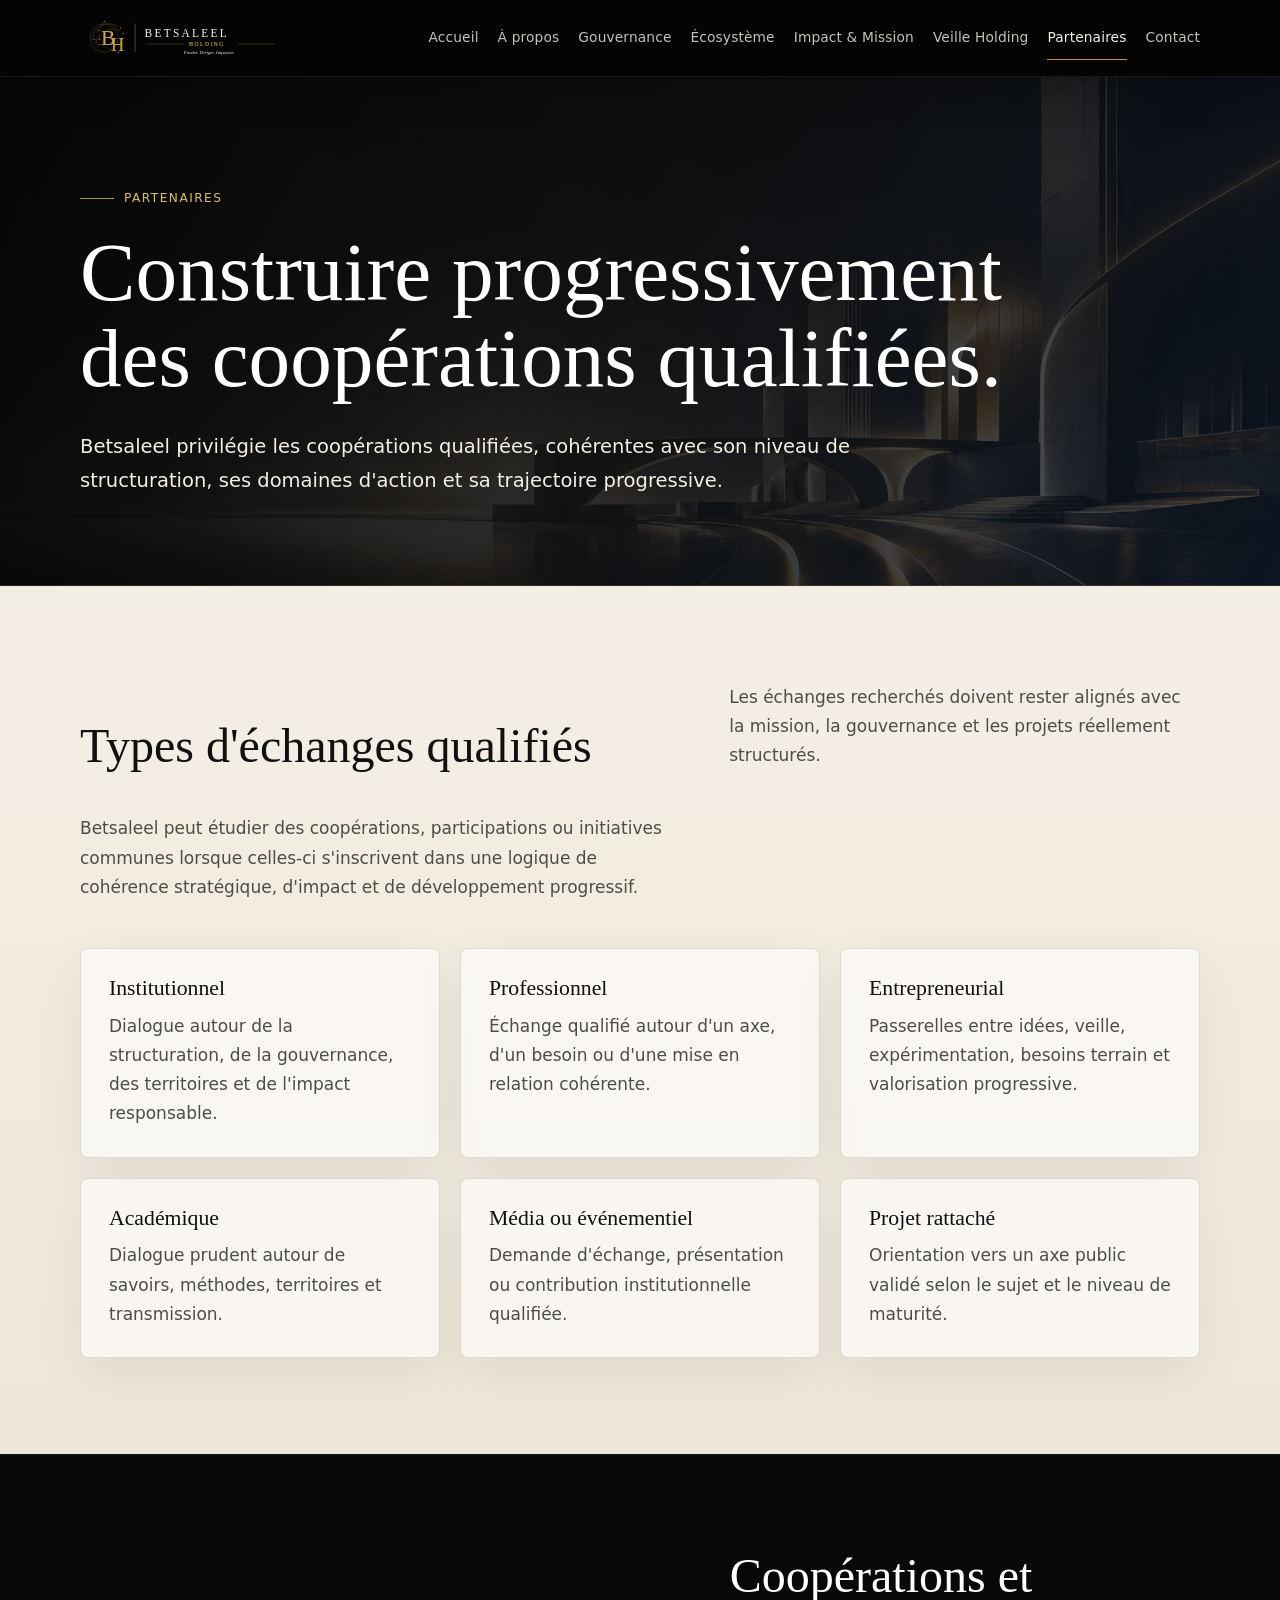
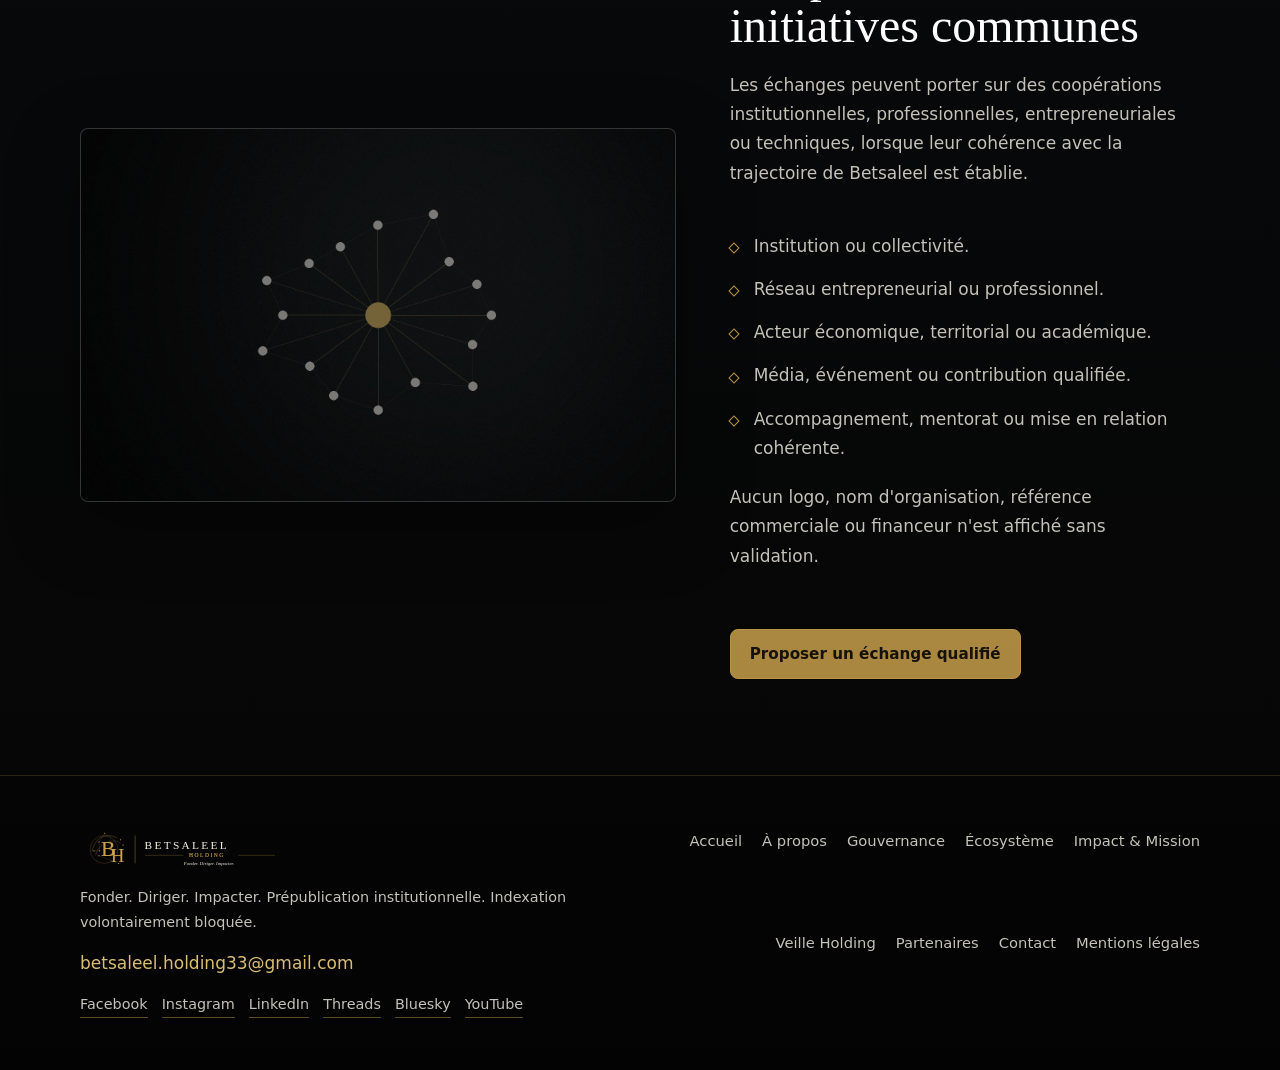
<file: partenaires.html>
<!doctype html>
<html lang="fr">
<head>
  <meta charset="utf-8">
  <meta name="viewport" content="width=device-width, initial-scale=1">
  <meta name="robots" content="noindex, nofollow">
  <meta name="description" content="Cooperation qualifiee avec Betsaleel Holding : echanges institutionnels, innovation utile, economie bleue, gouvernance, mediation et passerelles Afrique-Europe.">
  <title>Partenaires | Betsaleel Holding</title>
  <link rel="icon" href="favicon.ico" sizes="any">
  <link rel="icon" type="image/png" sizes="32x32" href="assets/img/brand/favicon-32.png">
  <link rel="icon" type="image/png" sizes="48x48" href="assets/img/brand/favicon-48.png">
  <link rel="apple-touch-icon" href="assets/img/brand/apple-touch-icon.png">
  <link rel="stylesheet" href="assets/css/style.css">
</head>
<body>
  <header class="site-header">
    <div class="nav-shell">
      <a class="brand brand-image" href="index.html" aria-label="Accueil Betsaleel Holding">
        <img class="brand-logo" src="assets/img/brand/betsaleel-logo-horizontal.svg" alt="Betsaleel Holding">
      </a>
      <button class="nav-toggle" type="button" aria-expanded="false" aria-controls="site-nav" aria-label="Ouvrir la navigation"><span></span></button>
      <nav class="site-nav" id="site-nav" aria-label="Navigation principale">
        <a href="index.html">Accueil</a>
        <a href="a-propos.html">À propos</a>
        <a href="gouvernance.html">Gouvernance</a>
        <a href="ecosysteme.html">Écosystème</a>
        <a href="impact-mission.html">Impact & Mission</a>
        <a href="actualites.html">Veille Holding</a>
        <a href="partenaires.html" aria-current="page">Partenaires</a>
        <a href="contact.html">Contact</a>
      </nav>
    </div>
  </header>
  <main>
    <section class="page-hero page-partners">
      <div class="page-hero-inner">
        <p class="eyebrow">Partenaires</p>
        <h1>Construire progressivement des coopérations qualifiées.</h1>
        <p class="lead">Betsaleel privilégie les coopérations qualifiées, cohérentes avec son niveau de structuration, ses domaines d'action et sa trajectoire progressive.</p>
      </div>
    </section>
    <section class="section light">
      <div class="section-inner">
        <div class="section-head"><h2>Types d'échanges qualifiés</h2><p>Les échanges recherchés doivent rester alignés avec la mission, la gouvernance et les projets réellement structurés.</p><p>Betsaleel peut étudier des coopérations, participations ou initiatives communes lorsque celles-ci s'inscrivent dans une logique de cohérence stratégique, d'impact et de développement progressif.</p></div>
        <div class="grid three">
          <article class="card"><h3>Institutionnel</h3><p class="muted">Dialogue autour de la structuration, de la gouvernance, des territoires et de l'impact responsable.</p></article>
          <article class="card"><h3>Professionnel</h3><p class="muted">Échange qualifié autour d'un axe, d'un besoin ou d'une mise en relation cohérente.</p></article>
          <article class="card"><h3>Entrepreneurial</h3><p class="muted">Passerelles entre idées, veille, expérimentation, besoins terrain et valorisation progressive.</p></article>
          <article class="card"><h3>Académique</h3><p class="muted">Dialogue prudent autour de savoirs, méthodes, territoires et transmission.</p></article>
          <article class="card"><h3>Média ou événementiel</h3><p class="muted">Demande d'échange, présentation ou contribution institutionnelle qualifiée.</p></article>
          <article class="card"><h3>Projet rattaché</h3><p class="muted">Orientation vers un axe public validé selon le sujet et le niveau de maturité.</p></article>
        </div>
      </div>
    </section>
    <section class="section">
      <div class="section-inner split">
        <div class="visual"><img src="assets/img/betsaleel_partenaires_abstrait.png" alt="Illustration abstraite d'une cooperation en construction"></div>
        <div class="stack">
          <h2>Coopérations et initiatives communes</h2>
          <p class="muted">Les échanges peuvent porter sur des coopérations institutionnelles, professionnelles, entrepreneuriales ou techniques, lorsque leur cohérence avec la trajectoire de Betsaleel est établie.</p>
          <ul class="list">
            <li>Institution ou collectivité.</li>
            <li>Réseau entrepreneurial ou professionnel.</li>
            <li>Acteur économique, territorial ou académique.</li>
            <li>Média, événement ou contribution qualifiée.</li>
            <li>Accompagnement, mentorat ou mise en relation cohérente.</li>
          </ul>
          <p class="muted">Aucun logo, nom d'organisation, référence commerciale ou financeur n'est affiché sans validation.</p>
          <div class="actions"><a class="button" href="contact.html">Proposer un échange qualifié</a></div>
        </div>
      </div>
    </section>
  </main>
  <footer class="site-footer">
    <div class="footer-inner">
      <div class="footer-identity">
        <div class="brand brand-image">
          <img class="brand-logo" src="assets/img/brand/betsaleel-logo-horizontal.svg" alt="Betsaleel Holding">
        </div>
        <p class="small">Fonder. Diriger. Impacter. Prépublication institutionnelle. Indexation volontairement bloquée.</p>
        <p class="footer-email"><a href="mailto:betsaleel.holding33@gmail.com">betsaleel.holding33@gmail.com</a></p>
        <nav class="social-links" aria-label="Réseaux sociaux Betsaleel Holding">
          <a href="https://www.facebook.com/profile.php?id=61575906321228" target="_blank" rel="noopener noreferrer">Facebook</a>
          <a href="https://www.instagram.com/betsaleel.holding/" target="_blank" rel="noopener noreferrer">Instagram</a>
          <a href="https://www.linkedin.com/in/betsaleel-holding-5149a2362/" target="_blank" rel="noopener noreferrer">LinkedIn</a>
          <a href="https://www.threads.com/@betsaleel.holding" target="_blank" rel="noopener noreferrer">Threads</a>
          <a href="https://bsky.app/profile/betsaleelholding33.bsky.social" target="_blank" rel="noopener noreferrer">Bluesky</a>
          <a href="https://www.youtube.com/@BETSALEELHOLDING" target="_blank" rel="noopener noreferrer">YouTube</a>
        </nav>
      </div>
      <nav class="footer-links" aria-label="Navigation de pied de page">
        <a href="index.html">Accueil</a>
        <a href="a-propos.html">À propos</a>
        <a href="gouvernance.html">Gouvernance</a>
        <a href="ecosysteme.html">Écosystème</a>
        <a href="impact-mission.html">Impact & Mission</a>
        <a href="actualites.html">Veille Holding</a>
        <a href="partenaires.html">Partenaires</a>
        <a href="contact.html">Contact</a>
        <a href="mentions-legales.html">Mentions légales</a>
      </nav>
    </div>
  </footer>
  <script src="assets/js/main.js"></script>
</body>
</html>
</file>
<file: assets/css/style.css>
:root {
  --black: #050505;
  --graphite: #0d0e10;
  --graphite-soft: #15161a;
  --gold: #b99345;
  --gold-light: #d9bd72;
  --ivory: #f4efe5;
  --white: #ffffff;
  --silver: #c4c1b8;
  --sand: #d8c79a;
  --blue-night: #0e1a2a;
  --blue-sea: #12314a;
  --line: rgba(217, 189, 114, 0.18);
  --line-soft: rgba(244, 239, 229, 0.08);
  --max: 1160px;
  --radius: 8px;
  --shadow-soft: 0 22px 70px rgba(0, 0, 0, 0.34);
}

*,
*::before,
*::after {
  box-sizing: border-box;
}

html {
  scroll-behavior: smooth;
  width: 100%;
  max-width: 100%;
  background: var(--black);
}

body {
  margin: 0;
  width: 100%;
  max-width: 100%;
  background:
    linear-gradient(180deg, #050505 0%, #090a0c 42%, #050505 100%);
  color: var(--ivory);
  font-family: Inter, ui-sans-serif, system-ui, -apple-system, BlinkMacSystemFont, "Segoe UI", sans-serif;
  font-size: 17px;
  line-height: 1.72;
  text-rendering: optimizeLegibility;
  -webkit-font-smoothing: antialiased;
}

img {
  display: block;
  max-width: 100%;
}

a {
  color: inherit;
  text-decoration: none;
}

::selection {
  background: rgba(217, 189, 114, 0.28);
  color: var(--white);
}

a:focus-visible,
button:focus-visible {
  outline: 2px solid var(--gold-light);
  outline-offset: 4px;
}

.site-header {
  position: sticky;
  top: 0;
  z-index: 20;
  border-bottom: 1px solid var(--line-soft);
  background: rgba(5, 5, 5, 0.82);
  backdrop-filter: blur(22px);
  box-shadow: 0 10px 40px rgba(0, 0, 0, 0.24);
}

.nav-shell {
  width: min(var(--max), 100%);
  min-height: 76px;
  margin: 0 auto;
  padding-inline: 20px;
  display: flex;
  align-items: center;
  justify-content: space-between;
  gap: 22px;
}

.brand {
  display: inline-flex;
  align-items: center;
  gap: 10px;
  min-width: 178px;
}

.brand-image {
  min-width: 210px;
}

.brand-logo {
  width: min(228px, 52vw);
  height: auto;
  max-height: 58px;
  object-fit: contain;
}

.brand strong {
  font-family: Georgia, "Times New Roman", serif;
  color: var(--white);
  font-size: 1.18rem;
  line-height: 1.1;
}

.brand span {
  color: var(--gold-light);
  font-size: 0.72rem;
  letter-spacing: 0;
  text-transform: uppercase;
}

.site-nav {
  display: flex;
  align-items: center;
  justify-content: flex-end;
  gap: 19px;
  min-width: 0;
  color: var(--silver);
  font-size: 0.86rem;
  letter-spacing: 0.01em;
}

.site-nav a {
  padding: 10px 0;
  border-bottom: 1px solid transparent;
  transition: color 180ms ease, border-color 180ms ease;
}

.site-nav a:hover,
.site-nav a[aria-current="page"] {
  color: var(--ivory);
  border-color: var(--gold);
}

.nav-toggle {
  display: none;
  width: 42px;
  height: 42px;
  border: 1px solid var(--line);
  border-radius: var(--radius);
  background: var(--graphite);
  color: var(--ivory);
  cursor: pointer;
}

.nav-toggle span,
.nav-toggle::before,
.nav-toggle::after {
  content: "";
  display: block;
  width: 18px;
  height: 2px;
  margin: 4px auto;
  background: var(--gold-light);
}

.hero {
  position: relative;
  min-height: min(860px, calc(100svh - 76px));
  display: grid;
  align-items: center;
  overflow: hidden;
  border-bottom: 1px solid var(--line);
}

.hero::before {
  content: "";
  position: absolute;
  inset: 0;
  background:
    linear-gradient(90deg, rgba(5, 5, 5, 0.94), rgba(5, 5, 5, 0.66), rgba(5, 5, 5, 0.34)),
    linear-gradient(180deg, rgba(5, 5, 5, 0.16), rgba(5, 5, 5, 0.91)),
    var(--hero-image, none) center / cover no-repeat;
  transform: scale(1.012);
}

.hero-inner,
.page-hero-inner,
.section-inner {
  width: min(var(--max), 100%);
  margin: 0 auto;
  padding-inline: 20px;
  min-width: 0;
}

.hero-inner {
  position: relative;
  z-index: 1;
  padding: 96px 20px 112px;
}

.eyebrow {
  display: inline-flex;
  align-items: center;
  gap: 10px;
  margin: 0 0 20px;
  color: var(--gold-light);
  font-size: 0.76rem;
  letter-spacing: 0.12em;
  text-transform: uppercase;
}

.eyebrow::before {
  content: "";
  width: 34px;
  height: 1px;
  background: var(--gold);
}

h1,
h2,
h3 {
  margin: 0;
  font-family: Georgia, "Times New Roman", serif;
  font-weight: 500;
  line-height: 1.04;
  color: var(--white);
  overflow-wrap: break-word;
}

h1 {
  max-width: 980px;
  font-size: 5.2rem;
}

h2 {
  font-size: 3rem;
}

h3 {
  font-size: 1.36rem;
}

p {
  margin: 0;
  overflow-wrap: break-word;
}

.lead {
  max-width: 790px;
  margin-top: 28px;
  color: var(--ivory);
  font-size: 1.22rem;
  line-height: 1.76;
}

.muted {
  color: var(--silver);
}

.actions {
  display: flex;
  flex-wrap: wrap;
  gap: 12px;
  margin-top: 38px;
  min-width: 0;
  max-width: 100%;
}

.button {
  display: inline-flex;
  align-items: center;
  justify-content: center;
  min-height: 46px;
  padding: 11px 19px;
  border: 1px solid var(--gold);
  border-radius: var(--radius);
  background: rgba(185, 147, 69, 0.92);
  color: #161209;
  font-weight: 650;
  font-size: 0.95rem;
  text-align: center;
  overflow-wrap: anywhere;
  transition: background-color 180ms ease, border-color 180ms ease, color 180ms ease, transform 180ms ease;
}

.button.secondary {
  background: rgba(5, 5, 5, 0.2);
  color: var(--ivory);
  border-color: rgba(244, 239, 229, 0.3);
}

.button:hover {
  border-color: var(--gold-light);
  background: rgba(217, 189, 114, 0.96);
  color: #17130a;
  transform: translateY(-1px);
}

.info-ticker {
  border-bottom: 1px solid var(--line);
  background: rgba(13, 14, 16, 0.96);
  color: var(--ivory);
}

.info-ticker[hidden],
.info-ticker.is-inactive {
  display: none;
}

.info-ticker-inner {
  width: min(var(--max), 100%);
  margin: 0 auto;
  padding: 12px 20px;
  display: flex;
  flex-wrap: wrap;
  gap: 10px 16px;
  align-items: center;
  min-width: 0;
}

.info-ticker-label {
  color: var(--gold-light);
  font-size: 0.72rem;
  letter-spacing: 0.08em;
  text-transform: uppercase;
}

.info-ticker-text {
  min-width: 0;
  color: var(--silver);
  overflow-wrap: anywhere;
}

.page-hero {
  position: relative;
  overflow: hidden;
  border-bottom: 1px solid var(--line);
  background:
    linear-gradient(120deg, rgba(5, 5, 5, 0.96), rgba(13, 14, 16, 0.88), rgba(14, 26, 42, 0.7)),
    var(--page-image, url("../img/betsaleel_texture_noir_or.png")) center / cover no-repeat;
}

.page-hero-inner {
  padding: 102px 20px 86px;
}

.page-hero .lead {
  max-width: 840px;
}

.hero-home {
  --hero-image: url("../img/pages/hero-accueil-betsaleel.webp");
}

.page-about {
  --page-image: url("../img/pages/hero-a-propos-betsaleel.webp");
}

.page-governance {
  --page-image: url("../img/pages/hero-gouvernance-betsaleel.webp");
}

.page-ecosystem {
  --page-image: url("../img/pages/hero-ecosysteme-betsaleel.webp");
}

.page-impact {
  --page-image: url("../img/pages/hero-impact-mission-betsaleel.webp");
}

.page-watch {
  --page-image: url("../img/pages/hero-veille-holding-betsaleel.webp");
}

.page-partners {
  --page-image: url("../img/pages/hero-partenaires-betsaleel.webp");
}

.page-contact {
  --page-image: url("../img/pages/hero-contact-betsaleel.webp");
}

.section {
  padding: 96px 0;
  border-top: 1px solid rgba(244, 239, 229, 0.045);
}

.section.alt {
  background: linear-gradient(180deg, #0d0e10, #111216);
}

.section.light {
  background: linear-gradient(180deg, #f4efe5, #eee6d9);
  color: #161616;
}

.section.light h2,
.section.light h3 {
  color: #101010;
}

.section.light .muted {
  color: #4d4d48;
}

.section-head {
  display: grid;
  grid-template-columns: minmax(0, 0.9fr) minmax(260px, 0.7fr);
  gap: 44px;
  align-items: end;
  margin-bottom: 46px;
  min-width: 0;
}

.section-head p {
  color: var(--silver);
}

.section.light .section-head p {
  color: #4d4d48;
}

.grid {
  display: grid;
  gap: 20px;
  min-width: 0;
}

.grid.three {
  grid-template-columns: repeat(3, minmax(0, 1fr));
}

.grid.two {
  grid-template-columns: repeat(2, minmax(0, 1fr));
}

.card,
.status-card {
  min-height: 100%;
  min-width: 0;
  border: 1px solid var(--line);
  border-radius: var(--radius);
  background:
    linear-gradient(180deg, rgba(255, 255, 255, 0.048), rgba(255, 255, 255, 0.018));
  padding: 28px;
  box-shadow: inset 0 1px 0 rgba(255, 255, 255, 0.035);
  transition: border-color 200ms ease, transform 200ms ease, background-color 200ms ease, box-shadow 200ms ease;
}

.card:hover,
.status-card:hover {
  border-color: rgba(217, 189, 114, 0.42);
  transform: translateY(-3px);
  box-shadow: var(--shadow-soft);
}

.section.light .card,
.section.light .status-card {
  border-color: rgba(16, 16, 16, 0.12);
  background: rgba(255, 255, 255, 0.62);
  box-shadow: 0 18px 54px rgba(16, 16, 16, 0.06);
}

.method-card,
.portfolio-grid .status-card {
  position: relative;
  overflow: hidden;
}

.method-card::after,
.portfolio-grid .status-card::after {
  content: "";
  position: absolute;
  inset: auto 28px 0;
  height: 1px;
  background: linear-gradient(90deg, transparent, rgba(217, 189, 114, 0.54), transparent);
}

.card img.icon {
  width: 42px;
  height: 42px;
  margin-bottom: 18px;
}

.card h3,
.status-card h3 {
  margin-bottom: 12px;
}

.status {
  display: inline-flex;
  width: fit-content;
  margin-bottom: 16px;
  padding: 5px 10px;
  border: 1px solid rgba(201, 162, 74, 0.45);
  border-radius: 999px;
  color: var(--gold-light);
  font-size: 0.72rem;
  letter-spacing: 0.08em;
  text-transform: uppercase;
}

.section.light .status {
  color: #5c4613;
  background: rgba(201, 162, 74, 0.14);
}

.split {
  display: grid;
  grid-template-columns: minmax(0, 0.95fr) minmax(320px, 0.75fr);
  gap: 54px;
  align-items: center;
  min-width: 0;
}

.split.reverse {
  grid-template-columns: minmax(320px, 0.75fr) minmax(0, 0.95fr);
}

.visual {
  overflow: hidden;
  min-width: 0;
  border: 1px solid var(--line);
  border-radius: var(--radius);
  background: var(--blue-night);
  box-shadow: var(--shadow-soft);
}

.visual img {
  width: 100%;
  min-height: 320px;
  object-fit: cover;
  filter: saturate(0.82) contrast(1.04);
}

.stack {
  display: grid;
  gap: 20px;
  min-width: 0;
}

.list {
  display: grid;
  gap: 14px;
  margin: 24px 0 0;
  padding: 0;
  list-style: none;
}

.list li {
  position: relative;
  padding-left: 24px;
  color: var(--silver);
}

.section.light .list li {
  color: #4d4d48;
}

.list li::before {
  content: "";
  position: absolute;
  top: 0.72em;
  left: 0;
  width: 8px;
  height: 8px;
  border: 1px solid var(--gold);
  transform: rotate(45deg);
}

.process {
  display: flex;
  flex-wrap: wrap;
  gap: 12px;
  margin: 20px 0 0;
  padding: 0;
  list-style: none;
  counter-reset: process;
}

.process li {
  counter-increment: process;
  display: inline-flex;
  align-items: center;
  gap: 10px;
  min-width: 0;
  padding: 10px 13px;
  border: 1px solid var(--line);
  border-radius: var(--radius);
  color: var(--ivory);
  background: rgba(255, 255, 255, 0.032);
  font-size: 0.92rem;
  line-height: 1.35;
}

.process li::before {
  content: counter(process, decimal-leading-zero);
  color: var(--gold-light);
  font-size: 0.72rem;
}

.section.light .process li {
  border-color: rgba(16, 16, 16, 0.14);
  color: #161616;
  background: rgba(255, 255, 255, 0.55);
}

.governance-process {
  display: grid;
  grid-template-columns: repeat(2, minmax(0, 1fr));
}

.governance-process li {
  align-items: flex-start;
  padding: 15px;
}

.callout {
  min-width: 0;
  border-left: 3px solid var(--gold);
  background:
    linear-gradient(135deg, rgba(185, 147, 69, 0.12), rgba(255, 255, 255, 0.025));
  padding: 28px;
  box-shadow: inset 0 1px 0 rgba(255, 255, 255, 0.035);
}

.premium-callout {
  border-left-width: 1px;
  border-top: 1px solid var(--line);
}

.watch-section .callout {
  align-self: stretch;
  display: grid;
  align-items: center;
}

.watch-grid {
  align-items: stretch;
}

.watch-card h3 {
  max-width: 18rem;
}

.watch-note,
.watch-state {
  min-width: 0;
  border: 1px solid var(--line);
  border-radius: var(--radius);
  background:
    linear-gradient(180deg, rgba(255, 255, 255, 0.05), rgba(255, 255, 255, 0.02));
  padding: 30px;
  box-shadow: inset 0 1px 0 rgba(255, 255, 255, 0.035);
}

.section.light .watch-note,
.section.light .watch-state {
  border-color: rgba(16, 16, 16, 0.12);
  background: rgba(255, 255, 255, 0.62);
  box-shadow: 0 18px 54px rgba(16, 16, 16, 0.06);
}

.watch-note h3,
.watch-state h2 {
  margin-bottom: 14px;
}

.watch-note p {
  margin: 0;
  color: var(--silver);
}

.section.light .watch-note p {
  color: #4d4d48;
}

.site-footer {
  border-top: 1px solid var(--line);
  background: linear-gradient(180deg, #050505, #030303);
}

.footer-inner {
  width: min(var(--max), 100%);
  margin: 0 auto;
  padding: 52px 20px;
  display: grid;
  grid-template-columns: minmax(280px, 0.82fr) minmax(260px, 1fr);
  gap: 32px;
}

.footer-identity {
  display: grid;
  gap: 14px;
  min-width: 0;
}

.footer-email a {
  color: var(--gold-light);
  overflow-wrap: anywhere;
}

.footer-links {
  display: flex;
  flex-wrap: wrap;
  gap: 14px 20px;
  justify-content: flex-end;
  min-width: 0;
  color: var(--silver);
  font-size: 0.92rem;
}

.footer-links a:hover {
  color: var(--gold-light);
}

.social-links,
.social-panel {
  display: flex;
  flex-wrap: wrap;
  gap: 10px 14px;
  min-width: 0;
  max-width: 100%;
}

.social-links a,
.social-panel a {
  border-bottom: 1px solid rgba(201, 162, 74, 0.45);
  color: var(--silver);
  font-size: 0.9rem;
  transition: color 180ms ease, border-color 180ms ease;
}

.social-links a:hover,
.social-panel a:hover {
  color: var(--gold-light);
  border-color: var(--gold-light);
}

.social-panel {
  padding-top: 4px;
}

.social-panel a {
  padding: 8px 0;
}

.legal-content {
  display: grid;
  gap: 18px;
  min-width: 0;
}

.legal-content h2 {
  font-size: 1.85rem;
  margin-bottom: 12px;
}

.legal-content a {
  color: #5c4613;
  text-decoration: underline;
  text-underline-offset: 4px;
  overflow-wrap: anywhere;
}

.small {
  color: var(--silver);
  font-size: 0.9rem;
}

.js-enhanced [data-reveal] {
  opacity: 1;
  transform: none;
  transition: transform 450ms ease;
}

.js-enhanced [data-reveal].is-visible {
  opacity: 1;
  transform: translateY(0);
}

@media (prefers-reduced-motion: reduce) {
  html {
    scroll-behavior: auto;
  }

  *,
  *::before,
  *::after {
    transition: none !important;
    animation: none !important;
  }

  .js-enhanced [data-reveal] {
    opacity: 1;
    transform: none;
  }
}

@media (max-width: 980px) {
  h1 {
    font-size: 4.1rem;
  }

  h2 {
    font-size: 2.55rem;
  }

  .lead {
    font-size: 1.15rem;
  }

  .nav-toggle {
    display: block;
  }

  .site-nav {
    position: absolute;
    top: 76px;
    left: 0;
    right: 0;
    display: none;
    flex-direction: column;
    align-items: flex-start;
    gap: 0;
    padding: 12px 20px 22px;
    border-bottom: 1px solid var(--line);
    background: rgba(5, 5, 5, 0.98);
  }

  .site-nav.is-open {
    display: flex;
  }

  .site-nav a {
    width: 100%;
    padding: 11px 0;
  }

  .section-head,
  .split,
  .split.reverse,
  .footer-inner {
    grid-template-columns: 1fr;
  }

  .footer-links {
    justify-content: flex-start;
  }

  .grid.three,
  .grid.two {
    grid-template-columns: repeat(2, minmax(0, 1fr));
  }

  .governance-process {
    grid-template-columns: 1fr;
  }
}

@media (max-width: 640px) {
  body {
    font-size: 16px;
  }

  h1 {
    font-size: 2.72rem;
  }

  h2 {
    font-size: 2.04rem;
  }

  h3 {
    font-size: 1.28rem;
  }

  .lead {
    font-size: 1.06rem;
  }

  .legal-content h2 {
    font-size: 1.5rem;
  }

  .nav-shell,
  .hero-inner,
  .page-hero-inner,
  .section-inner,
  .footer-inner {
    width: 100%;
    padding-inline: 14px;
  }

  .hero {
    min-height: auto;
  }

  .hero-inner {
    padding: 70px 14px 78px;
  }

  .page-hero-inner {
    padding: 66px 14px 62px;
  }

  .section {
    padding: 62px 0;
  }

  .grid.three,
  .grid.two {
    grid-template-columns: 1fr;
  }

  .button {
    width: 100%;
    max-width: 100%;
  }

  .brand-image {
    min-width: 0;
  }

  .brand-logo {
    width: min(198px, 58vw);
  }

  .visual img {
    min-height: 230px;
  }

  .card,
  .status-card,
  .callout,
  .watch-note,
  .watch-state {
    padding: 22px;
  }
}
</file>
